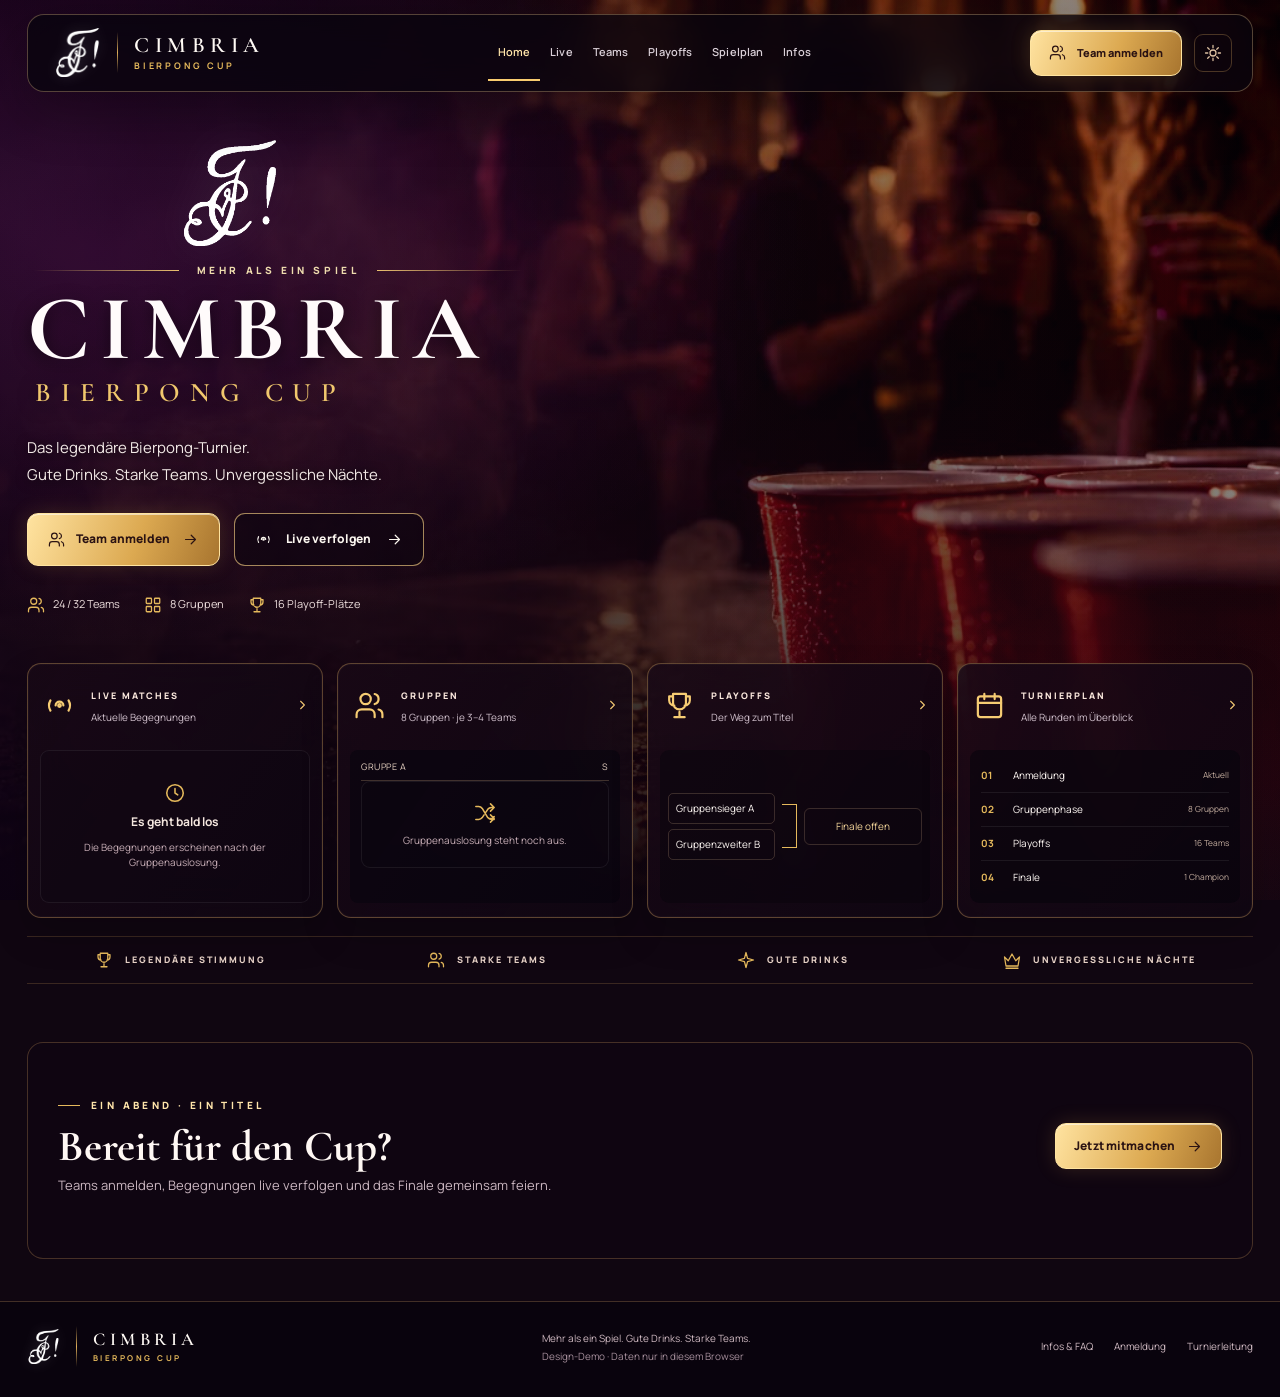
<file: cimbria-bierpong-cup-github/index.html>
<!doctype html>
<html lang="de">
<head>
  <meta charset="utf-8">
  <meta name="viewport" content="width=device-width, initial-scale=1, viewport-fit=cover">
  <meta name="theme-color" content="#120810">
  <meta name="description" content="Cimbria Bierpong Cup – Team anmelden, Live-Begegnungen verfolgen und den Weg zum Finale erleben.">
  <title>Cimbria Bierpong Cup | Mehr als ein Spiel</title>
  <link rel="icon" type="image/png" href="assets/zirkel-cimbria.png">
  <link rel="preconnect" href="https://fonts.googleapis.com">
  <link rel="preconnect" href="https://fonts.gstatic.com" crossorigin>
  <link href="https://fonts.googleapis.com/css2?family=Cormorant+Garamond:wght@400;500;600;700&family=Manrope:wght@400;500;600;700;800&display=swap" rel="stylesheet">
  <link rel="stylesheet" href="css/base.css">
  <link rel="stylesheet" href="css/v2.css">
</head>
<body>
  <div class="cinematic-backdrop" aria-hidden="true">
    <video id="ambient-video" class="cinematic-video" poster="assets/background-poster.jpg" autoplay muted playsinline loop preload="metadata" disablepictureinpicture>
      <source src="assets/background-bierpong.mp4" type="video/mp4">
    </video>
    <div class="cinematic-gradient"></div>
    <div class="cinematic-glow"></div>
  </div>
  <a href="#content" class="skip-link">Zum Inhalt springen</a>
  <div id="app"></div>
  <script src="js/app.js" defer></script>
  <script>
    (() => {
      const video = document.getElementById('ambient-video');
      const reduced = window.matchMedia('(prefers-reduced-motion: reduce)');
      function syncVideo() {
        if (document.hidden || reduced.matches) video.pause();
        else { const result = video.play(); if (result && typeof result.catch === 'function') result.catch(() => {}); }
      }
      document.addEventListener('visibilitychange', syncVideo);
      if (reduced.addEventListener) reduced.addEventListener('change', syncVideo);
      syncVideo();
    })();
  </script>
</body>
</html>
</file>
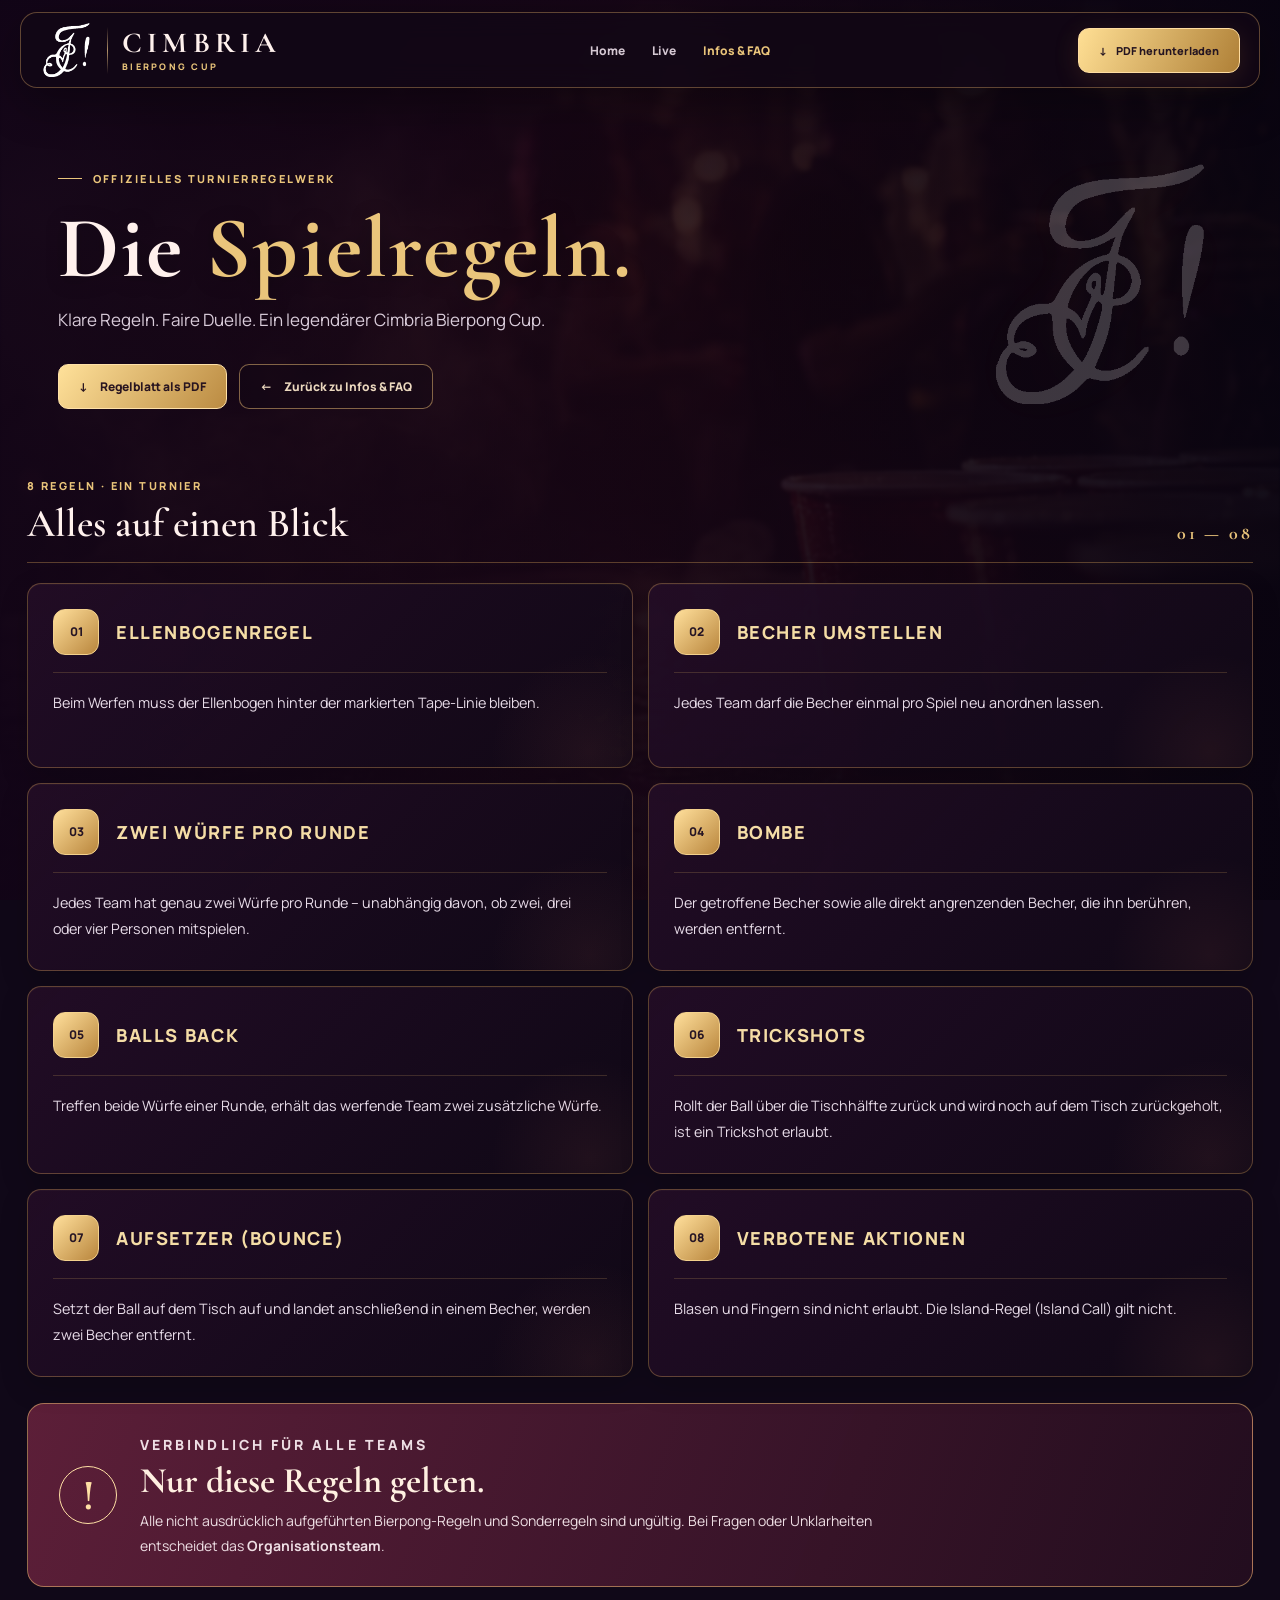
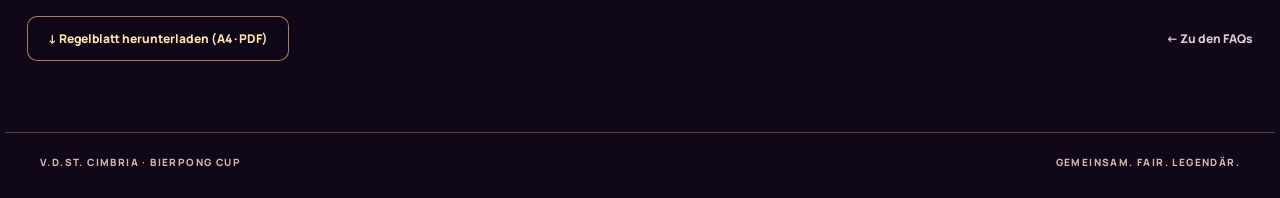
<file: regeln.html>
<!doctype html>
<html lang="de">
<head>
  <meta charset="utf-8">
  <meta name="viewport" content="width=device-width, initial-scale=1, viewport-fit=cover">
  <meta name="theme-color" content="#120810">
  <meta name="description" content="Offizielle Regeln des Cimbria Bierpong Cups: Ellenbogen, Re-Rack, Bombe, Balls Back, Trickshots und Bounce Shots.">
  <title>Offizielle Spielregeln | Cimbria Bierpong Cup</title>
  <link rel="icon" href="assets/zirkel-cimbria.png" type="image/png">
  <link rel="preconnect" href="https://fonts.googleapis.com">
  <link rel="preconnect" href="https://fonts.gstatic.com" crossorigin>
  <link href="https://fonts.googleapis.com/css2?family=Cormorant+Garamond:wght@500;600;700&family=Manrope:wght@400;500;600;700;800&display=swap" rel="stylesheet">
  <link rel="stylesheet" href="css/rules.css?v=20261023">
</head>
<body>
  <div class="rules-ambient" aria-hidden="true">
    <video id="rules-background" autoplay muted loop playsinline preload="metadata" poster="assets/background-poster.jpg">
      <source src="assets/background-bierpong.mp4" type="video/mp4">
    </video><div class="ambient-overlay"></div>
  </div>
  <a href="#rules" class="skip-link">Zu den Spielregeln springen</a>
  <header class="rules-site-header">
    <div class="header-inner">
      <a class="site-brand" href="index.html#/home" aria-label="Cimbria Cup – Startseite">
        <img src="assets/zirkel-cimbria.png" alt=""><span class="brand-line"></span>
        <span class="brand-type"><strong>CIMBRIA</strong><small>BIERPONG CUP</small></span>
      </a>
      <nav class="nav-links" aria-label="Zurück zur Website">
        <a href="index.html#/home">Home</a>
        <a href="index.html#/live">Live</a>
        <a href="index.html#/info" aria-current="page">Infos &amp; FAQ</a>
      </nav>
      <a class="header-download" href="assets/Cimbria_Bierpong_Cup_Spielregeln.pdf" download="Cimbria_Bierpong_Cup_Spielregeln.pdf"><span aria-hidden="true">↓</span> PDF herunterladen</a>
    </div>
  </header>
  <main id="rules">
    <section class="rules-hero">
      <div class="hero-copy">
        <p class="eyebrow"><span class="short-line"></span> OFFIZIELLES TURNIERREGELWERK</p>
        <h1>Die <em>Spielregeln.</em></h1>
        <p class="hero-lead">Klare Regeln. Faire Duelle. Ein legendärer Cimbria Bierpong Cup.</p>
        <div class="hero-actions">
          <a class="action action-gold" href="assets/Cimbria_Bierpong_Cup_Spielregeln.pdf" download="Cimbria_Bierpong_Cup_Spielregeln.pdf"><span aria-hidden="true">↓</span> Regelblatt als PDF</a>
          <a class="action action-quiet" href="index.html#/info"><span aria-hidden="true">←</span> Zurück zu Infos &amp; FAQ</a>
        </div>
      </div>
      <img class="hero-zirkel" src="assets/zirkel-cimbria.png" alt="" aria-hidden="true">
    </section>
    <div class="rules-shell">
      <section class="rules-head" aria-label="Regelübersicht">
        <div><p class="section-kicker">8 REGELN · EIN TURNIER</p><h2>Alles auf einen Blick</h2></div>
        <span class="rules-count">01 — 08</span>
      </section>
      <section class="rules-grid" aria-label="Die acht offiziellen Spielregeln">
        <article class="rule-card" id="regel-1" aria-labelledby="rule-title-01">
    <div class="rule-card-top"><span class="rule-index">01</span><h2 id="rule-title-01">ELLENBOGENREGEL</h2></div>
    <p>Beim Werfen muss der Ellenbogen hinter der markierten Tape-Linie bleiben.</p>
  </article>
<article class="rule-card" id="regel-2" aria-labelledby="rule-title-02">
    <div class="rule-card-top"><span class="rule-index">02</span><h2 id="rule-title-02">BECHER UMSTELLEN</h2></div>
    <p>Jedes Team darf die Becher einmal pro Spiel neu anordnen lassen.</p>
  </article>
<article class="rule-card" id="regel-3" aria-labelledby="rule-title-03">
    <div class="rule-card-top"><span class="rule-index">03</span><h2 id="rule-title-03">ZWEI WÜRFE PRO RUNDE</h2></div>
    <p>Jedes Team hat genau zwei Würfe pro Runde – unabhängig davon, ob zwei, drei oder vier Personen mitspielen.</p>
  </article>
<article class="rule-card" id="regel-4" aria-labelledby="rule-title-04">
    <div class="rule-card-top"><span class="rule-index">04</span><h2 id="rule-title-04">BOMBE</h2></div>
    <p>Der getroffene Becher sowie alle direkt angrenzenden Becher, die ihn berühren, werden entfernt.</p>
  </article>
<article class="rule-card" id="regel-5" aria-labelledby="rule-title-05">
    <div class="rule-card-top"><span class="rule-index">05</span><h2 id="rule-title-05">BALLS BACK</h2></div>
    <p>Treffen beide Würfe einer Runde, erhält das werfende Team zwei zusätzliche Würfe.</p>
  </article>
<article class="rule-card" id="regel-6" aria-labelledby="rule-title-06">
    <div class="rule-card-top"><span class="rule-index">06</span><h2 id="rule-title-06">TRICKSHOTS</h2></div>
    <p>Rollt der Ball über die Tischhälfte zurück und wird noch auf dem Tisch zurückgeholt, ist ein Trickshot erlaubt.</p>
  </article>
<article class="rule-card" id="regel-7" aria-labelledby="rule-title-07">
    <div class="rule-card-top"><span class="rule-index">07</span><h2 id="rule-title-07">AUFSETZER (BOUNCE)</h2></div>
    <p>Setzt der Ball auf dem Tisch auf und landet anschließend in einem Becher, werden zwei Becher entfernt.</p>
  </article>
<article class="rule-card" id="regel-8" aria-labelledby="rule-title-08">
    <div class="rule-card-top"><span class="rule-index">08</span><h2 id="rule-title-08">VERBOTENE AKTIONEN</h2></div>
    <p>Blasen und Fingern sind nicht erlaubt. Die Island-Regel (Island Call) gilt nicht.</p>
  </article>
      </section>
      <section class="rules-final" aria-labelledby="final-rules-title">
        <div class="rules-final-symbol" aria-hidden="true">!</div>
        <div>
          <p class="section-kicker">VERBINDLICH FÜR ALLE TEAMS</p>
          <h2 id="final-rules-title">Nur diese Regeln gelten.</h2>
          <p>Alle nicht ausdrücklich aufgeführten Bierpong-Regeln und Sonderregeln sind ungültig. Bei Fragen oder Unklarheiten entscheidet das <strong>Organisationsteam</strong>.</p>
        </div>
      </section>
      <div class="rules-bottom-actions">
        <a class="action action-outline" href="assets/Cimbria_Bierpong_Cup_Spielregeln.pdf" download="Cimbria_Bierpong_Cup_Spielregeln.pdf">↓ Regelblatt herunterladen (A4 · PDF)</a>
        <a class="back-to-info" href="index.html#/info">← Zu den FAQs</a>
      </div>
    </div>
  </main>
  <footer class="rules-footer">
    <span>V.D.ST. CIMBRIA <b>·</b> BIERPONG CUP</span>
    <span>GEMEINSAM. FAIR. LEGENDÄR.</span>
  </footer>
  <script>
    (() => {
      const video = document.getElementById('rules-background');
      const motion = window.matchMedia('(prefers-reduced-motion: reduce)');
      function sync() {
        if (document.hidden || motion.matches) video.pause();
        else video.play().catch(() => {});
      }
      document.addEventListener('visibilitychange',sync);
      if (motion.addEventListener) motion.addEventListener('change',sync);
      sync();
    })();
  </script>
</body>
</html>
</file>
<file: cimbria-bierpong-cup-github/css/base.css>
:root{color-scheme:dark;--bg:#0c0912;--bg-2:#120d1b;--panel:#1b1425;--panel-2:#21182d;--panel-3:#261b33;--violet:#5b326d;--violet-light:#aa79b4;--wine:#592238;--gold:#d9b76d;--gold-2:#f4dca8;--text:#f6f0f6;--muted:#a99aaa;--border:#3a2b45;--green:#9ccda5;--red:#de9c9f;--radius:17px;--shadow:0 18px 45px rgba(0,0,0,.26)}
*{box-sizing:border-box}html{scroll-behavior:smooth}body{margin:0;background:var(--bg);color:var(--text);font-family:'DM Sans',Arial,sans-serif;font-size:14px;-webkit-font-smoothing:antialiased}body::before{content:'';position:fixed;pointer-events:none;inset:0;background:radial-gradient(ellipse 70% 35% at 50% -10%,rgba(125,59,115,.12),transparent 75%);z-index:-1}button,input,select{font:inherit}button{cursor:pointer}a{text-decoration:none;color:inherit}svg{display:block}.icon{width:18px;height:18px;flex-shrink:0}.svg-lg{width:23px;height:23px}.muted{color:var(--muted)}.gold{color:var(--gold)}.success{color:var(--green)}.danger{color:var(--red)}.text-sm{font-size:12px}.text-xs{font-size:11px}.strong{font-weight:700}.serif{font-family:'Playfair Display',Georgia,serif}.container{width:min(1180px,calc(100% - 64px));margin-inline:auto}.topline{height:32px;background:#211326;border-bottom:1px solid rgba(202,154,101,.18);font-size:10px;letter-spacing:.15em;text-transform:uppercase;display:flex;justify-content:center;align-items:center;gap:13px;color:#dbc09d}.topline strong{color:#f6e8c3}.topline .tiny-star{color:var(--gold)}
.site-header{position:sticky;top:0;z-index:40;background:rgba(16,10,22,.95);border-bottom:1px solid rgba(223,180,108,.15);backdrop-filter:blur(18px)}.header-inner{min-height:81px;display:flex;align-items:center;justify-content:space-between;gap:26px}.logo{display:inline-flex;align-items:center;gap:13px;min-width:223px}.logo-mark{height:52px;width:52px;display:grid;place-items:center;border:1px solid #9b7b4f;outline:1px solid rgba(218,180,98,.20);outline-offset:3px;border-radius:50%;font-family:Georgia,serif;font-size:32px;font-style:italic;color:var(--gold-2);background:radial-gradient(circle at 30% 20%,#442437,#17101d)}.logo-text{line-height:1.06}.logo-text strong{display:block;letter-spacing:.2em;font-weight:700;font-size:15px}.logo-text span{display:block;color:var(--gold);font-size:9px;letter-spacing:.24em;margin-top:6px;text-transform:uppercase}.desktop-nav{display:flex;align-items:center;gap:4px}.nav-item{display:inline-flex;align-items:center;gap:8px;padding:12px 13px;color:#b8a8bb;border:0;background:none;border-radius:8px;font-size:12px;font-weight:600;transition:.18s}.nav-item:hover,.nav-item.active{color:var(--gold-2);background:rgba(194,137,172,.09)}.nav-item.active{box-shadow:inset 0 -2px var(--gold)}.header-right{display:flex;align-items:center;gap:12px}.live-pill{font-size:10px;letter-spacing:.09em;display:flex;align-items:center;gap:8px;border:1px solid #514057;color:#dcc4db;border-radius:50px;padding:8px 11px;white-space:nowrap}.pulse{height:7px;width:7px;flex-shrink:0;border-radius:50%;background:#70d29a;box-shadow:0 0 0 4px rgba(79,175,110,.13),0 0 10px #60c484}.pulse.off{background:var(--gold);box-shadow:0 0 0 4px rgba(217,183,109,.12)}.menu-button{display:none;background:transparent;border:1px solid var(--border);color:var(--text);padding:10px;border-radius:10px}.mobile-nav{display:none}.mobile-nav.open{display:flex;flex-direction:column;padding:10px 24px 20px;border-top:1px solid var(--border)}
.btn{display:inline-flex;align-items:center;justify-content:center;gap:9px;border-radius:9px;min-height:43px;padding:0 18px;font-size:12px;letter-spacing:.01em;font-weight:800;border:1px solid transparent;transition:transform .2s,background .2s,border-color .2s,opacity .2s;white-space:nowrap}.btn:hover:not(:disabled){transform:translateY(-1px)}.btn:disabled{opacity:.43;cursor:not-allowed}.btn-gold{background:linear-gradient(110deg,#efd193,#bf924b);color:#21121b;border-color:#ecd2a1}.btn-outline{background:transparent;border-color:#826246;color:#e9cf9b}.btn-outline:hover{background:rgba(217,183,109,.12)}.btn-quiet{background:#2c2038;color:#dfd0e0;border-color:#47334d}.btn-quiet:hover{background:#382744}.btn-danger{background:rgba(133,41,61,.19);border-color:rgba(228,122,135,.3);color:#f2b6bd}.btn-sm{min-height:35px;padding:0 12px;font-size:11px}.btn-block{width:100%}.btn-ghost{background:none;color:var(--gold);border:0;padding:9px 0}.btn:focus-visible,.nav-item:focus-visible,input:focus-visible,select:focus-visible,.mini-filter:focus-visible,.tab-btn:focus-visible{outline:2px solid var(--gold);outline-offset:3px}
.kicker{font-size:10px;color:var(--gold);text-transform:uppercase;font-weight:800;letter-spacing:.28em;display:flex;align-items:center;gap:11px}.kicker::before{content:'';width:26px;height:1px;background:var(--gold)}.hero{position:relative;overflow:hidden;min-height:542px;background:radial-gradient(ellipse at 72% 52%,rgba(116,32,63,.45),transparent 41%),radial-gradient(ellipse at 88% 22%,rgba(120,83,150,.24),transparent 45%),linear-gradient(120deg,#170f20 7%,#1c122a 47%,#261126 100%);border-bottom:1px solid rgba(196,153,97,.18)}.hero::before{content:'';position:absolute;inset:0;background:linear-gradient(90deg,rgba(6,6,13,.12),transparent 80%),repeating-linear-gradient(120deg,rgba(255,255,255,.013) 0px,rgba(255,255,255,.013) 1px,transparent 1px,transparent 49px);pointer-events:none}.hero::after{content:'';position:absolute;inset:auto -5% -280px 52%;height:450px;background:radial-gradient(ellipse,rgba(153,63,114,.24),transparent 68%);filter:blur(20px)}.hero-grid{position:relative;z-index:1;display:grid;grid-template-columns:1.03fr .97fr;gap:30px;align-items:center;min-height:542px}.hero-content{padding:60px 0 67px}.hero h1{font:700 clamp(39px,4.2vw,66px)/1.14 'Playfair Display',Georgia,serif;letter-spacing:-.04em;margin:27px 0 23px;max-width:680px}.hero h1 em{color:#e3bd78;font-style:normal}.hero-lead{color:#ccbfcf;font-size:15px;line-height:1.85;max-width:464px;margin-bottom:30px}.hero-actions{display:flex;gap:12px;flex-wrap:wrap}.hero-meta{display:flex;gap:28px;margin-top:42px}.hero-meta-item{display:flex;gap:10px;align-items:center;color:#b9a8bb;font-size:11px}.hero-meta-item .icon{color:var(--gold)}
.hero-scene{position:relative;height:455px;margin:33px -5px 12px 0;isolation:isolate}.hero-scene::before{position:absolute;content:'';inset:17px -38px 7px 0;border:1px solid rgba(215,180,116,.15);border-radius:230px 230px 28px 28px;background:radial-gradient(ellipse at 55% 77%,rgba(125,40,62,.47),transparent 52%),linear-gradient(145deg,#201324 0%,#321c31 52%,#170d1b 100%);transform:rotate(-7deg);box-shadow:0 40px 80px rgba(0,0,0,.22)}.hero-scene::after{content:'';position:absolute;inset:35px 10px 22px 30px;border:1px dashed rgba(225,190,122,.22);border-radius:230px 230px 25px 25px;transform:rotate(-7deg);pointer-events:none}.halo{position:absolute;width:315px;height:315px;left:70px;top:68px;border:1px solid rgba(230,194,139,.17);border-radius:50%;box-shadow:0 0 0 32px rgba(219,172,105,.022),0 0 0 78px rgba(219,172,105,.015)}.scene-cup{position:absolute;z-index:1;width:81px;height:92px;background:linear-gradient(88deg,#612036 0%,#a73549 21%,#90233b 65%,#511629 100%);border-radius:10px 10px 27px 27px;transform:skewX(-5deg) rotate(-3deg);box-shadow:inset 10px 0 16px rgba(255,190,180,.08),inset -12px -10px 20px rgba(49,0,26,.36),0 24px 22px rgba(0,0,0,.26)}.scene-cup::before{content:'';position:absolute;inset:-9px -1px auto;height:20px;border-radius:50%;background:radial-gradient(ellipse,#3b091d 42%,#f0b4ac 47%,#ffdad1 55%,#7a1b31 69%,transparent 72%);box-shadow:0 3px 5px rgba(0,0,0,.3)}.scene-cup::after{content:'';position:absolute;left:10px;top:27px;height:42px;width:5px;background:rgba(255,219,200,.12);border-radius:20px}.scene-cup.c1{left:188px;top:51px;z-index:5;transform:scale(.82) rotate(-7deg)}.scene-cup.c2{left:145px;top:130px;z-index:4;transform:scale(.95) rotate(-8deg)}.scene-cup.c3{left:237px;top:126px;z-index:4;transform:scale(.95) rotate(3deg)}.scene-cup.c4{left:97px;top:228px;z-index:3;transform:scale(1.08) rotate(-6deg)}.scene-cup.c5{left:198px;top:230px;z-index:3;transform:scale(1.08) rotate(1deg)}.scene-cup.c6{left:300px;top:227px;z-index:3;transform:scale(1.08) rotate(5deg)}.scene-star{position:absolute;z-index:3;color:var(--gold);font-size:25px;text-shadow:0 0 12px rgba(255,214,138,.6)}.scene-star.s1{top:38px;left:84px}.scene-star.s2{top:76px;right:60px;font-size:19px}.scene-star.s3{bottom:54px;right:30px;font-size:14px}.hero-award{position:absolute;z-index:6;right:-7px;top:43px;display:flex;align-items:center;gap:10px;background:rgba(32,22,42,.94);border:1px solid rgba(204,170,104,.42);padding:13px 15px;border-radius:11px;box-shadow:var(--shadow);transform:rotate(4deg)}.hero-award strong{font-family:Georgia,serif;color:var(--gold);font-size:19px}.hero-award small{font-size:9px;letter-spacing:.13em;color:#d4b8b1;display:block;text-transform:uppercase}.hero-award b{font-size:12px;color:#eee5e7;display:block;margin-top:2px}.hero-side-word{position:absolute;z-index:1;bottom:19px;right:0;font-family:Georgia,serif;letter-spacing:.34em;color:rgba(234,193,117,.48);font-size:12px}
.stats-strip{display:grid;grid-template-columns:repeat(4,1fr);border:1px solid #413049;border-top:none;background:#1b1323;position:relative;top:-1px;box-shadow:0 10px 25px rgba(0,0,0,.10)}.stat{display:flex;align-items:center;justify-content:center;gap:17px;padding:26px 15px;border-right:1px solid #38263d}.stat:last-child{border-right:0}.stat .icon{color:var(--gold);width:25px;height:25px}.stat strong{display:block;font:700 27px/1 'Playfair Display',Georgia,serif}.stat span{display:block;font-size:10px;text-transform:uppercase;letter-spacing:.12em;color:#b4a4b7;margin-top:7px}.section{padding:77px 0}.section.tight{padding:51px 0}.section-heading{display:flex;justify-content:space-between;align-items:end;gap:24px;margin-bottom:30px}.section-heading h2,.page-heading h1{font:700 clamp(29px,3vw,40px)/1.2 'Playfair Display',Georgia,serif;margin:13px 0 0;letter-spacing:-.03em}.section-heading p{color:var(--muted);line-height:1.7;margin:8px 0 0}.link-arrow{display:inline-flex;align-items:center;gap:9px;color:var(--gold);font-size:12px;font-weight:700}.home-columns{display:grid;grid-template-columns:1.28fr .72fr;gap:23px}.card{border:1px solid var(--border);background:linear-gradient(145deg,#21172a,#18121f);border-radius:var(--radius);box-shadow:0 6px 22px rgba(0,0,0,.09);overflow:hidden}.card-pad{padding:23px}.card-head{display:flex;align-items:center;justify-content:space-between;gap:12px;margin-bottom:18px}.card-title{font-size:14px;font-weight:800;letter-spacing:.01em}.card-subtitle{font-size:11px;color:var(--muted);margin-top:5px}.badge{display:inline-flex;align-items:center;gap:6px;border-radius:99px;border:1px solid #59465e;padding:6px 10px;color:#cdbed1;font-size:10px;font-weight:700;white-space:nowrap}.badge.gold{background:rgba(210,165,88,.10);border-color:rgba(210,165,88,.31);color:#e8c993}.badge.green{background:rgba(115,196,140,.1);border-color:rgba(115,196,140,.32);color:#b4e6bd}.badge.red{background:rgba(199,83,104,.1);border-color:rgba(199,83,104,.27);color:#efb6bc}.badge.violet{background:rgba(169,123,203,.12);border-color:rgba(169,123,203,.26);color:#d8b6e5}.match-mini{display:flex;align-items:center;justify-content:space-between;gap:18px;border:1px solid #423146;background:rgba(16,10,21,.33);border-radius:10px;padding:16px;margin-bottom:11px}.match-mini:last-child{margin-bottom:0}.match-pair{font-size:13px;font-weight:800;line-height:1.8}.match-vs{color:var(--gold);font-size:10px;letter-spacing:.13em;margin:0 9px}.match-info{font-size:10px;color:#a698aa;margin-top:5px}.match-actions{display:flex;flex-direction:column;align-items:flex-end;gap:9px}.match-score{font-size:20px;font-weight:800;color:var(--gold);font-family:Georgia,serif}.view-empty{display:grid;justify-items:center;align-content:center;gap:14px;color:var(--muted);text-align:center;padding:48px 20px;min-height:235px}.view-empty .icon{width:37px;height:37px;color:var(--gold)}.view-empty strong{color:#f5e9f4;font-size:16px}.view-empty p{margin:0;max-width:340px;font-size:12px;line-height:1.7}.view-empty .btn{margin-top:6px}.group-preview{display:grid;grid-template-columns:repeat(2,minmax(0,1fr));gap:10px}.group-tile{border:1px solid #46324d;border-radius:11px;padding:15px;background:#1a1323;display:flex;align-items:center;justify-content:space-between;gap:9px}.group-letter{font:700 24px 'Playfair Display',Georgia,serif;color:var(--gold)}.group-tile strong{display:block;font-size:12px}.group-tile small{display:block;color:var(--muted);font-size:10px;margin-top:4px}.gold-divider{height:1px;background:linear-gradient(90deg,transparent,#72553c,transparent);margin:20px 0}.cta-panel{display:grid;grid-template-columns:1fr auto;align-items:center;gap:20px;background:linear-gradient(100deg,#351c35,#44203a 70%,#382331);border:1px solid #6f4a5c;border-radius:16px;padding:27px 31px;margin:9px auto 70px}.cta-panel h3{font:700 24px 'Playfair Display',Georgia,serif;margin:0 0 8px}.cta-panel p{margin:0;color:#d1bed0;font-size:12px;line-height:1.7}
.page-banner{background:radial-gradient(circle at 80% 60%,rgba(106,35,74,.33),transparent 40%),linear-gradient(115deg,#211427,#1a1024);border-bottom:1px solid #483249;padding:55px 0 48px}.page-heading{display:flex;justify-content:space-between;gap:25px;align-items:center}.page-heading h1{font-size:clamp(30px,3.5vw,44px);margin:15px 0 10px}.page-heading p{color:#c9b9ca;margin:0;line-height:1.8;font-size:13px;max-width:600px}.page-ornament{font:700 120px 'Playfair Display',Georgia,serif;color:rgba(217,183,109,.10);line-height:1}.content-pad{padding-top:38px;padding-bottom:85px}.two-col{display:grid;grid-template-columns:minmax(0,1.2fr) minmax(270px,.8fr);gap:22px}.panel-caption{font-size:10px;font-weight:800;letter-spacing:.17em;text-transform:uppercase;color:var(--gold)}.form-card{padding:29px}.form-card h2,.side-card h2{font:700 23px 'Playfair Display',Georgia,serif;margin:10px 0 23px}.field{margin-bottom:18px}.field label{display:block;font-size:11px;font-weight:700;margin-bottom:8px;color:#f0dff0}.field input,.field select,.input{width:100%;min-height:45px;padding:11px 13px;border:1px solid #534159;background:#120e1b;color:#f9f1f8;border-radius:9px;font-size:13px;outline:none}.field input::placeholder,.input::placeholder{color:#75677c}.field input:focus,.field select:focus,.input:focus{border-color:var(--gold);box-shadow:0 0 0 3px rgba(223,173,99,.11)}.field-note{display:block;font-size:10px;color:var(--muted);margin-top:8px}.player-heading{display:flex;align-items:center;justify-content:space-between;margin:23px 0 14px}.player-heading h3{font-size:13px;margin:0}.player-row{display:grid;grid-template-columns:23px 1fr auto;align-items:center;gap:12px;margin-bottom:10px}.player-nr{height:25px;width:25px;border-radius:50%;background:#3a2944;display:grid;place-items:center;color:#d6c0de;font-weight:800;font-size:11px}.player-row input{min-height:43px}.tiny-button{height:33px;width:33px;display:grid;place-items:center;background:#32253a;color:#e9b7b9;border:1px solid #554056;border-radius:8px}.field-divider{height:1px;background:#3f3045;margin:23px 0}.notice{padding:13px 15px;background:rgba(213,174,96,.08);border:1px solid rgba(206,158,88,.27);border-radius:10px;font-size:11px;color:#dbcaaf;line-height:1.6;display:flex;gap:11px;align-items:flex-start}.notice .icon{color:var(--gold)}.notice.danger-note{background:rgba(180,76,92,.12);border-color:rgba(220,106,120,.28);color:#edbec3}.form-footer{display:flex;flex-direction:column;gap:16px;margin-top:22px}.progress-track{height:8px;background:#3b2c45;border-radius:20px;overflow:hidden}.progress-bar{height:100%;background:linear-gradient(90deg,#9b637e,#ebc781);border-radius:20px;transition:width .25s}.progress-numbers{display:flex;justify-content:space-between;align-items:center;margin:9px 0 23px;font-size:11px;color:var(--muted)}.large-count{font:700 42px 'Playfair Display',Georgia,serif;color:var(--gold)}.registered-team{display:flex;align-items:center;gap:12px;padding:12px 0;border-top:1px solid #3a2b40}.team-emblem{width:38px;height:38px;flex:0 0 38px;display:grid;place-items:center;border-radius:9px;border:1px solid #78586f;color:#eacb99;background:linear-gradient(140deg,#543150,#261d30);font:700 15px Georgia,serif}.registered-team strong{font-size:12px}.registered-team small{font-size:10px;color:var(--muted);display:block;margin-top:4px}
.tab-row{display:flex;gap:8px;flex-wrap:wrap}.tab-btn,.mini-filter{background:#1f1729;border:1px solid #47354e;padding:10px 14px;border-radius:9px;color:#beaec3;font-size:11px;font-weight:700}.tab-btn.active,.mini-filter.active{background:#4a2d4d;border-color:#a47b72;color:#f7e4cf}.tool-row{display:flex;justify-content:space-between;align-items:center;gap:16px;flex-wrap:wrap;margin-bottom:21px}.tool-left{display:flex;align-items:center;gap:11px;flex-wrap:wrap}.search-input{min-height:39px;background:#1b1425;border:1px solid var(--border);border-radius:9px;color:var(--text);padding:0 12px;min-width:207px;font-size:11px}.live-layout{display:grid;grid-template-columns:minmax(0,1.17fr) minmax(270px,.83fr);gap:23px}.fixture-list{display:grid;gap:11px}.fixture{padding:15px 17px;display:grid;grid-template-columns:1fr auto;align-items:center;gap:12px;border:1px solid #49374e;background:#21182a;border-radius:11px}.fixture-team{font-size:12px;font-weight:700}.fixture-team.winner{color:var(--gold)}.fixture-team.loser{opacity:.56}.fixture-divider{display:flex;gap:9px;align-items:center;margin:4px 0;color:var(--muted);font-size:10px}.fixture-meta{font-size:10px;color:var(--muted);margin-top:5px}.fixture-right{text-align:right;min-width:85px;display:flex;align-items:flex-end;flex-direction:column;gap:8px}.group-select{min-height:39px;min-width:160px;background:#201729;border:1px solid #4e3953;color:var(--text);border-radius:9px;padding:0 13px;font-size:11px}.standings{width:100%;border-collapse:collapse;font-size:11px}.standings th{text-transform:uppercase;letter-spacing:.08em;color:#a394ab;text-align:right;padding:10px 7px;border-bottom:1px solid #514056;font-size:9px}.standings th:first-child{text-align:left}.standings td{padding:12px 7px;border-bottom:1px solid #392b40;text-align:right}.standings td:first-child{text-align:left}.standings tr:last-child td{border-bottom:none}.standings .qualified td:first-child{color:#c4e5bd}.standings .place{display:inline-grid;width:20px;height:20px;place-items:center;border-radius:5px;background:#392940;color:var(--gold);margin-right:8px}.standings .qualified .place{background:rgba(80,142,101,.19);color:#bde0ba}.group-tabs{display:flex;flex-wrap:wrap;gap:6px;margin-bottom:13px}.group-tab{width:35px;height:32px;background:#261a31;border:1px solid #4a3650;border-radius:7px;color:#cab6cc;font-weight:700;font-size:11px;cursor:pointer}.group-tab.active{background:#704a63;color:white;border-color:#b98d85}.matches-counter{color:var(--muted);font-size:10px}
.bracket-scroll{overflow-x:auto;padding:8px 0 18px}.bracket{display:grid;grid-template-columns:repeat(4,minmax(205px,1fr));gap:22px;min-width:970px;align-items:start}.bracket-col{display:flex;flex-direction:column;gap:13px}.bracket-col.r2{padding-top:44px;gap:82px}.bracket-col.r3{padding-top:127px;gap:247px}.bracket-col.r4{padding-top:310px}.bracket-header{height:60px;padding:8px 0;border-bottom:1px solid #4f3952;margin-bottom:2px}.bracket-header strong{display:block;font-size:13px}.bracket-header span{color:var(--muted);font-size:10px;display:block;margin-top:5px}.bracket-match{border:1px solid #513b54;border-radius:10px;background:linear-gradient(145deg,#2b1c35,#1b1424);overflow:hidden;min-height:111px}.bracket-match.championship{border-color:#b58a52;box-shadow:0 0 22px rgba(218,161,91,.10)}.bracket-team{display:flex;justify-content:space-between;gap:8px;align-items:center;padding:11px 13px;font-size:11px;font-weight:600;min-height:44px}.bracket-team:first-child{border-bottom:1px solid #49354d}.bracket-team.winner{background:rgba(199,160,93,.13);color:#f7d799}.bracket-team.empty{color:#99879d;font-weight:400}.bracket-small{font-size:9px;padding:6px 13px;color:#9c88a2;letter-spacing:.04em}.trophy-block{display:grid;place-items:center;gap:14px;text-align:center;margin:20px auto;padding:34px;background:linear-gradient(115deg,#2b1a31,#241629);border:1px solid #63485a;border-radius:16px}.trophy-block .icon{height:53px;width:53px;color:var(--gold)}.trophy-block h2{font:700 28px Georgia,serif;margin:0}.trophy-block p{margin:0;color:var(--muted);font-size:12px}
.admin-grid{display:grid;grid-template-columns:minmax(0,1fr) 298px;gap:21px}.admin-stat-row{display:grid;grid-template-columns:repeat(3,1fr);gap:12px;margin-bottom:22px}.admin-stat{padding:16px;background:#201729;border:1px solid var(--border);border-radius:12px}.admin-stat span{display:block;color:var(--muted);font-size:10px}.admin-stat strong{display:block;font:700 25px Georgia,serif;margin:9px 0 0}.table-grid{display:grid;grid-template-columns:repeat(2,minmax(0,1fr));gap:14px}.table-card{border:1px solid #53405b;background:linear-gradient(140deg,#251a2e,#1a1422);border-radius:13px;padding:18px}.table-card.is-live{border-color:rgba(150,206,161,.49)}.table-card.is-ready{border-color:rgba(213,174,96,.48)}.table-card.inactive{opacity:.59}.table-title{display:flex;justify-content:space-between;align-items:center;gap:8px;margin-bottom:17px}.table-title strong{font-size:13px}.table-body{min-height:111px}.table-body strong{font-size:12px;line-height:1.65}.table-body p{color:var(--muted);font-size:10px;line-height:1.6;margin:8px 0}.table-actions{display:flex;flex-wrap:wrap;gap:7px}.table-actions .btn{flex:1}.table-select{width:100%;margin-bottom:10px;min-height:36px;border-radius:8px;border:1px solid var(--border);background:#150f1c;color:#f5e6f5;padding:0 9px;font-size:10px}.table-side{display:grid;gap:16px;align-content:start}.side-card{padding:21px}.side-card h2{font-size:20px;margin:8px 0 15px}.setting-line{display:flex;align-items:center;justify-content:space-between;gap:12px;padding:13px 0;border-bottom:1px solid #463249;font-size:11px}.setting-line:last-child{border-bottom:0}.setting-line span{color:var(--muted)}.admin-event{display:flex;gap:9px;align-items:flex-start;padding:11px 0;border-top:1px solid #3e3045;font-size:11px}.admin-event .icon{color:var(--gold);margin-top:2px}.admin-event time{font-size:9px;color:var(--muted);display:block;margin-top:5px}.admin-separator{height:1px;background:var(--border);margin:22px 0}.admin-queue{display:grid;gap:8px}.admin-queue-row{display:flex;justify-content:space-between;align-items:center;gap:11px;padding:11px;border:1px solid #493751;border-radius:9px;font-size:11px}.admin-queue-row small{color:var(--muted)}.admin-team-list{display:grid;grid-template-columns:repeat(2,1fr);gap:10px}.admin-team{padding:12px;border:1px solid var(--border);border-radius:10px;background:#1a1322}.admin-team strong{display:block;font-size:12px}.admin-team small{display:block;font-size:10px;color:var(--muted);line-height:1.6;margin-top:4px}.section-divider{border:0;border-top:1px solid var(--border);margin:28px 0}.footer{border-top:1px solid #4a3445;background:#130f1b;padding:35px 0}.footer-inner{display:flex;justify-content:space-between;gap:23px;align-items:center}.footer-copy{font-size:10px;color:#aa94aa;line-height:1.8}.footer-copy b{color:var(--gold);letter-spacing:.14em}.footer-links{display:flex;gap:21px;align-items:center;color:#c0a8bd;font-size:10px}.footer-links button{font-size:10px;padding:0;background:none;border:0;color:#c0a8bd}.footer-links button:hover{color:var(--gold)}.demo-label{display:inline-flex;gap:6px;align-items:center;border:1px solid #605070;color:#c8bed5;border-radius:6px;padding:4px 7px;font-size:9px;letter-spacing:.05em}.toast{position:fixed;bottom:23px;right:23px;max-width:min(430px,calc(100% - 35px));border:1px solid #b58b58;border-radius:13px;padding:15px 18px;color:#f4e7d9;z-index:100;background:#35263b;box-shadow:0 20px 55px #050208;font-size:12px;line-height:1.6;display:flex;align-items:center;gap:13px}.toast .icon{color:var(--gold)}.toast.error{border-color:#ba646d}.sr-only{position:absolute;width:1px;height:1px;padding:0;margin:-1px;overflow:hidden;clip:rect(0,0,0,0);white-space:nowrap;border:0}.wide-line{display:flex;align-items:center;justify-content:space-between;gap:15px;flex-wrap:wrap}.subtle-frame{border:1px dashed #56415b;padding:18px;border-radius:11px;background:rgba(151,101,153,.05)}.no-results{padding:27px;text-align:center;color:var(--muted);font-size:12px}.privacy-note{font-size:10px;color:var(--muted);line-height:1.7}.code-like{font-family:ui-monospace,monospace;color:var(--gold-2);font-size:11px}.margin-top{margin-top:18px}
@media(max-width:1110px){.container{width:min(1100px,calc(100% - 44px))}.nav-item{gap:5px;padding:10px}.header-inner{gap:15px}.logo{min-width:195px}.hero-scene{transform:scale(.9);transform-origin:center}.hero h1{font-size:51px}}@media(max-width:920px){.desktop-nav,.header-right>.live-pill{display:none}.menu-button{display:grid}.hero-grid{grid-template-columns:1fr .8fr;gap:0}.hero h1{font-size:43px}.hero-scene{transform:scale(.68);transform-origin:left center;margin-right:-110px}.home-columns,.admin-grid{grid-template-columns:1fr}.table-side{grid-template-columns:repeat(2,minmax(0,1fr))}.section{padding:56px 0}.two-col,.live-layout{grid-template-columns:1fr}.stats-strip{grid-template-columns:repeat(2,1fr)}.stat:nth-child(2){border-right:0}.stat:nth-child(-n+2){border-bottom:1px solid var(--border)}}@media(max-width:680px){.container{width:calc(100% - 30px)}.topline{font-size:8px;letter-spacing:.1em;padding:0 10px}.header-inner{min-height:70px}.logo-mark{width:43px;height:43px;font-size:28px}.logo-text strong{font-size:13px}.logo-text span{font-size:8px}.hero{min-height:auto}.hero-grid{display:flex;flex-direction:column;gap:0;align-items:stretch}.hero-content{padding:52px 0 0}.hero h1{font-size:clamp(38px,9vw,53px);max-width:520px}.hero-lead{font-size:13px}.hero-meta{gap:15px;margin-top:26px;flex-wrap:wrap}.hero-scene{height:300px;margin:0;transform:scale(.67);transform-origin:24% 10%;width:calc(100% + 150px)}.hero-award{right:18px}.hero-actions .btn{flex:1}.stats-strip{margin-top:-2px}.stat{padding:18px 11px;gap:10px}.stat strong{font-size:22px}.stat span{font-size:8px}.stat .icon{width:20px;height:20px}.section{padding:45px 0}.section-heading{align-items:flex-start;flex-direction:column;gap:14px}.section-heading h2{font-size:29px}.page-banner{padding:42px 0}.page-heading h1{font-size:35px}.page-ornament{display:none}.content-pad{padding:25px 0 60px}.cta-panel{grid-template-columns:1fr;padding:25px}.cta-panel h3{font-size:21px}.card-pad{padding:17px}.form-card{padding:21px}.group-preview{gap:7px}.group-tile{padding:11px}.group-letter{font-size:20px}.table-grid,.admin-team-list{grid-template-columns:1fr}.table-side{grid-template-columns:1fr}.admin-stat-row{gap:7px}.admin-stat{padding:11px}.admin-stat strong{font-size:22px}.footer-inner{flex-direction:column;align-items:flex-start}.footer-links{flex-wrap:wrap}.fixture{padding:13px}.tool-left{width:100%}.search-input{width:100%}.hero-meta-item{font-size:10px}.toast{bottom:13px;right:12px}.page-heading p{font-size:12px}}

/* Bracket rows align each advancing pair at the center of its source rounds. */
.bracket-col,.bracket-col.r2,.bracket-col.r3,.bracket-col.r4{display:grid;grid-template-rows:60px repeat(16,60px);gap:0;padding-top:0;align-content:start}
.bracket-col .bracket-header{grid-row:1;align-self:start;margin-bottom:0}
.bracket-col .bracket-match{min-height:108px}
</file>
<file: cimbria-bierpong-cup-github/css/v2.css>
/* CIMBRIA BIERPONG CUP – Visual redesign V2
   Layered on the tested V1 match/tournament logic. */
:root {
  --bg: #0c0710; --bg-2: #140914; --panel: #180c1c; --panel-2: #241326;
  --violet: #703758; --violet-light: #cb8bba; --wine: #6f2136;
  --gold: #e5b95c; --gold-2: #ffe5aa; --text: #fff8f4; --muted: #c6b5bd;
  --border: rgba(221,171,94,.28); --green: #83d9ab; --red: #ff7088;
  --radius: 15px;
}
* {box-sizing:border-box}
html {scroll-behavior:smooth;scroll-padding-top:96px}
body {background:#100611;color:var(--text);font-family:'Manrope',Arial,sans-serif;font-size:13px;line-height:1.5;overflow-x:hidden}
body::before {display:none}
#app{position:relative;z-index:1;isolation:isolate;min-height:100vh}
button,input,select{font:inherit}
a{color:inherit}
.container {width:min(1450px,calc(100% - 84px));margin-inline:auto}
.skip-link{position:absolute;z-index:110;left:12px;top:-80px;padding:12px;background:#e5b95c;color:#210e16;border-radius:8px}
.skip-link:focus{top:12px}
.icon{width:18px;height:18px}
.cinematic-backdrop{position:fixed;inset:0;z-index:0;pointer-events:none;overflow:hidden;background:#170916 url("../assets/background-poster.jpg") center/cover no-repeat}
.cinematic-video{position:absolute;width:100%;height:100%;object-fit:cover;object-position:61% 52%;filter:saturate(1.2) contrast(1.06) brightness(.87)}
.cinematic-gradient{position:absolute;inset:0;background:linear-gradient(90deg,rgba(13,3,19,.88) 0%,rgba(15,5,20,.72) 27%,rgba(19,7,20,.40) 58%,rgba(7,2,12,.22) 100%),linear-gradient(180deg,rgba(15,5,18,.12) 0%,rgba(18,5,17,.06) 35%,rgba(17,2,15,.6) 87%,rgba(12,4,14,.95) 100%)}
.cinematic-glow{position:absolute;inset:0;background:radial-gradient(ellipse at 7% 28%,rgba(105,12,106,.26),transparent 43%),radial-gradient(ellipse at 93% 92%,rgba(140,36,52,.12),transparent 34%);mix-blend-mode:screen}
.topline{display:none}
.site-header{z-index:60;top:14px;background:transparent;border:0;backdrop-filter:none;padding-top:0}
.header-inner{max-width:1450px;min-height:76px;padding:10px 20px 10px 26px;background:rgba(9,4,13,.77);border:1px solid rgba(224,188,133,.34);border-radius:17px;box-shadow:0 18px 54px rgba(0,0,0,.27);backdrop-filter:blur(22px);-webkit-backdrop-filter:blur(22px);gap:19px}
.logo{display:flex;align-items:center;min-width:260px;gap:16px;white-space:nowrap}
.logo-crest{width:47px;height:55px;object-fit:contain;filter:drop-shadow(0 0 7px rgba(255,255,255,.18))}
.logo-separator{width:1px;height:41px;background:linear-gradient(transparent,#dcad5a,transparent)}
.logo-text strong{font:600 25px/.98 'Cormorant Garamond',Georgia,serif;letter-spacing:.25em;color:#fffaf5}
.logo-text span{margin-top:5px;display:block;color:var(--gold);letter-spacing:.31em;font-size:10px;font-weight:700}
.desktop-nav{display:flex;gap:0;align-items:center}
.nav-item{display:flex;align-items:center;gap:5px;padding:19px 14px 20px;background:transparent!important;border-radius:0;font-size:12px;color:#dad0d8;letter-spacing:.01em;white-space:nowrap;transition:color .2s}
.nav-item.active{color:var(--gold-2);box-shadow:inset 0 -2px #f8cc6f;background:transparent}
.nav-item:hover{color:#ffe6b7}
.nav-live-dot,.live-anim{width:7px;height:7px;background:#f52247;display:inline-block;border-radius:100%;box-shadow:0 0 12px rgba(251,36,77,.9);animation:v2-pulse 2s ease-in-out infinite}
@keyframes v2-pulse{0%,100%{opacity:1}50%{opacity:.55}}
.header-right{gap:12px}
.top-join{min-width:178px;min-height:46px}
.admin-shortcut{display:grid;place-items:center;width:38px;height:38px;color:#ddc0a2;border:1px solid rgba(228,176,99,.29);border-radius:9px}
.admin-shortcut.active,.admin-shortcut:hover{color:var(--gold);background:rgba(231,187,95,.13)}
.admin-shortcut .icon{width:18px;height:18px}
.menu-button{display:none;color:var(--gold);border-color:rgba(223,178,99,.42);background:rgba(37,17,28,.7);width:43px;height:43px;place-items:center}
.mobile-nav{display:none}
.bottom-tabs{display:none}
.btn{font-size:12px;font-weight:800;min-height:46px;border-radius:11px;gap:11px;letter-spacing:.01em;transition:transform .22s,box-shadow .22s,background .22s,border-color .22s}
.btn .icon{width:17px;height:17px}
.btn-gold{background:linear-gradient(110deg,#ffe3a0 0%,#dca951 57%,#a8752f 100%);color:#2b1313;border-color:#ffe4a0;box-shadow:0 0 20px rgba(228,172,74,.17),inset 0 1px rgba(255,255,255,.55)}
.btn-gold:hover:not(:disabled){box-shadow:0 0 26px rgba(241,184,83,.45)}
.btn-outline{background:rgba(10,4,15,.51);border-color:rgba(244,205,131,.65);color:#fbf6ef}
.btn-outline:hover{background:rgba(95,50,60,.55)}
.btn-quiet{background:rgba(72,46,64,.52);border-color:rgba(215,169,119,.35);color:#fff3e8}
.btn-danger{background:rgba(106,30,47,.35);border-color:rgba(255,90,100,.34)}
.btn-sm{min-height:37px;font-size:11px}
.kicker{font-size:10px;font-weight:800;color:var(--gold-2);letter-spacing:.34em;text-transform:uppercase}
.kicker::before{background:var(--gold);width:22px}
.v2-glass{background:linear-gradient(125deg,rgba(24,9,22,.86),rgba(15,6,18,.78));border:1px solid rgba(231,181,103,.35);border-radius:14px;box-shadow:0 17px 35px rgba(0,0,0,.22),inset 0 0 0 1px rgba(255,255,255,.023);backdrop-filter:blur(20px);-webkit-backdrop-filter:blur(20px)}
/* LANDING – first screen closely follows the visual concepts */
.v2-landing{min-height:480px;position:relative;display:flex;align-items:flex-end}
.landing-content{padding-top:62px;padding-bottom:49px;position:relative;z-index:1}
.hero-crest-wrap{margin:0 0 11px 152px}
.hero-crest{width:102px;height:107px;object-fit:contain;filter:drop-shadow(0 0 22px rgba(255,255,255,.12))}
.hero-rule{display:flex;align-items:center;gap:18px;color:#eedcae;letter-spacing:.36em;font-size:10px;font-weight:800;width:min(490px,100%);margin:0 0 10px 6px}
.hero-rule span:first-child,.hero-rule span:last-child{height:1px;flex:1;background:linear-gradient(90deg,transparent,#eac06f)}
.hero-rule span:last-child{background:linear-gradient(90deg,#eac06f,transparent)}
.landing-title{font:700 clamp(70px,7.2vw,110px)/.89 'Cormorant Garamond',Georgia,serif;letter-spacing:.11em;margin:0;color:#fffbfb;text-shadow:0 4px 17px rgba(0,0,0,.53);max-width:760px}
.landing-title span{display:block;font:600 clamp(22px,2.1vw,31px)/1.4 'Cormorant Garamond',Georgia,serif;letter-spacing:.37em;color:#f0c76d;padding-left:8px;margin-top:4px}
.landing-text{font-size:15px;color:#f2e9e6;line-height:1.8;text-shadow:0 2px 12px #000;margin:22px 0 25px;max-width:535px}
.landing-actions{display:flex;gap:14px;flex-wrap:wrap;margin-top:24px}
.landing-actions .btn{min-width:190px;min-height:53px;justify-content:space-between;padding:0 20px}
.hero-facts{display:flex;gap:24px;flex-wrap:wrap;margin-top:30px}
.hero-facts span{display:inline-flex;align-items:center;gap:8px;font-size:11px;color:#ecdddc}
.hero-facts .icon{color:var(--gold)}
.home-dashboard{padding-bottom:24px;position:relative}
.v2-grid-4{display:grid;grid-template-columns:repeat(4,minmax(0,1fr));gap:14px}
.v2-feature-card{display:flex;flex-direction:column;min-width:0;padding:18px 15px 14px;min-height:242px;text-decoration:none;transition:transform .2s,border-color .2s,background .2s}
.v2-feature-card:hover{transform:translateY(-4px);border-color:rgba(247,209,132,.76);background:linear-gradient(125deg,rgba(40,14,33,.95),rgba(19,8,22,.91))}
.v2-feature-header{display:flex;align-items:center;gap:12px;margin-bottom:17px;min-height:55px}
.v2-feature-icon{color:#f6cc73;display:grid;place-items:center;width:39px;height:39px;flex-shrink:0}
.v2-feature-icon .icon{width:31px;height:31px}
.v2-feature-header>div:nth-child(2){min-width:0;flex:1}
.v2-feature-header p{font-size:10px;color:#cfbfcb;margin:5px 0 0}
.v2-eyebrow{color:#fce9de;text-transform:uppercase;font-size:10px;letter-spacing:.22em;font-weight:800}
.v2-go{width:15px;color:#f3c974}
.v2-match-item{border-radius:9px;background:rgba(9,5,14,.69);border:1px solid rgba(241,203,147,.16);padding:8px 10px;flex:1;min-width:0}
.v2-match-context{color:#a99ba6;font-size:10px;margin-bottom:5px}
.v2-match-team{display:flex;justify-content:space-between;align-items:center;gap:8px;border:1px solid rgba(255,255,255,.09);background:rgba(58,36,49,.26);padding:6px 8px;font-size:11px;border-radius:6px;margin-top:5px;overflow:hidden}
.v2-match-team span{text-overflow:ellipsis;white-space:nowrap;overflow:hidden}
.v2-match-team.winner{color:#fce0a2;background:rgba(209,153,65,.10)}
.v2-match-team .icon{color:var(--gold);width:13px;height:13px}
.v2-match-state{font-size:9px;color:#deccce;margin-top:8px;display:flex;align-items:center;gap:7px}
.v2-mini-empty{display:flex;flex:1;align-items:center;justify-content:center;gap:9px;text-align:center;flex-direction:column;min-height:103px;background:rgba(13,8,17,.31);border:1px solid rgba(255,255,255,.065);border-radius:9px;padding:12px;color:#c6acb5}
.v2-mini-empty .icon{color:var(--gold);width:22px;height:22px}
.v2-mini-empty strong{font-size:12px;color:#f5e7df}
.v2-mini-empty span{font-size:10px;line-height:1.5}
.v2-mini-empty.inline{min-height:87px}
.v2-compact-ranking{flex:1;background:rgba(7,5,13,.54);border-radius:8px;padding:10px 11px;font-size:11px}
.v2-th,.v2-rank-row{display:flex;justify-content:space-between;gap:8px;align-items:center}
.v2-th{color:#e6d1c2;font-size:9px;letter-spacing:.06em;border-bottom:1px solid rgba(238,192,142,.23);padding-bottom:7px}
.v2-rank-row{padding:6px 0;border-bottom:1px solid rgba(250,227,215,.07);min-width:0}
.v2-rank-row span{white-space:nowrap;overflow:hidden;text-overflow:ellipsis}
.v2-rank-row span b{color:var(--gold);margin-right:8px}
.v2-rank-row:last-child{border:0}
.v2-mini-bracket{display:flex;align-items:center;justify-content:center;gap:7px;flex:1;background:rgba(8,5,13,.46);border-radius:9px;padding:10px 8px}
.v2-bracket-line{max-width:54%;flex:1;display:grid;gap:5px}
.v2-bracket-line span{font-size:10px;line-height:1.5;padding:7px;border:1px solid rgba(223,185,142,.21);border-radius:5px;white-space:nowrap;overflow:hidden;text-overflow:ellipsis}
.v2-bracket-join{width:15px;height:44px;border-right:1px solid var(--gold);border-top:1px solid var(--gold);border-bottom:1px solid var(--gold)}
.v2-bracket-winner{font-size:10px;color:#f2d499;border:1px solid rgba(223,185,142,.21);padding:10px 5px;flex:1;min-width:0;text-align:center;border-radius:6px}
.v2-timeline-list{background:rgba(6,5,12,.56);border-radius:9px;padding:9px 11px;flex:1}
.v2-timeline-list>div{display:grid;grid-template-columns:24px 1fr auto;align-items:center;gap:8px;border-bottom:1px solid rgba(255,255,255,.07);padding:9px 0;font-size:10px}
.v2-timeline-list>div:last-child{border-bottom:0}
.v2-timeline-list b{color:var(--gold)}
.v2-timeline-list small{color:#c4ad9f}
.v2-motto{display:grid;grid-template-columns:repeat(4,1fr);gap:12px;align-items:center;text-align:center;margin:18px 0 0;padding:14px 6px;border-block:1px solid rgba(217,164,90,.21)}
.v2-motto span{font-size:9px;font-weight:800;letter-spacing:.22em;color:#e9d4c9;display:inline-flex;align-items:center;justify-content:center;gap:12px}
.v2-motto .icon{color:var(--gold);width:18px;height:18px}
.v2-after{padding:55px 30px 63px;display:flex;align-items:center;justify-content:space-between;gap:20px;margin-top:34px;margin-bottom:42px;border:1px solid rgba(227,175,102,.26);border-radius:16px;background:rgba(15,5,18,.8);backdrop-filter:blur(17px)}
.v2-after h2{font:700 43px/1 'Cormorant Garamond',Georgia,serif;margin:12px 0 8px}
.v2-after p{color:#cbb7c1;margin:0}
/* BANNERS / GLOBAL PAGE DESIGN */
.page-banner{margin-top:35px;padding:37px 0 29px;border:0;background:transparent;position:relative}
.page-heading{display:flex;justify-content:space-between;align-items:center;gap:20px}
.page-heading h1{font:700 clamp(50px,5.3vw,79px)/1.0 'Cormorant Garamond',Georgia,serif;letter-spacing:.018em;margin:12px 0 12px;color:#fff8f6}
.page-heading h1 em{font-style:normal;color:#eec776}
.page-heading p{font-size:14px;color:#e4d6dd;line-height:1.65;max-width:780px;margin:0}
.page-ornament-crest{width:105px;height:115px;object-fit:contain;opacity:.25;filter:drop-shadow(0 0 25px rgba(223,175,111,.37));margin-right:7vw}
.content-pad{padding-top:13px;padding-bottom:75px}
.card{background:rgba(20,9,22,.86);border-color:rgba(224,173,95,.30);backdrop-filter:blur(16px)}
.card-pad{padding:22px}
.card-title{letter-spacing:.07em;font-size:13px;color:#fef5eb}
.card-subtitle{color:#bfafb8}
.panel-caption{letter-spacing:.2em;color:#dfb973;font-size:10px;font-weight:800}
.notice{background:rgba(44,26,48,.75);border-color:rgba(228,172,84,.38);color:#f3e0d7}
.notice .icon{color:var(--gold)}
.danger-note{background:rgba(99,28,51,.23);border-color:rgba(224,106,110,.4)}
.badge{background:rgba(25,10,26,.62);border-color:rgba(217,172,104,.35);color:#dbccd5}
.badge.gold{background:rgba(229,183,84,.1);color:#e9c57e}
.badge.green{background:rgba(17,115,69,.13);color:#b0f3cf;border-color:rgba(57,194,125,.43)}
.view-empty{color:#d5c8d4}
.group-tab,.group-select,.mini-filter,.tab-btn{background:rgba(18,9,24,.75);border-color:rgba(229,184,114,.25);color:#e4d4da}
.group-tab.active,.mini-filter.active,.tab-btn.active{color:#2a1518;background:linear-gradient(110deg,#f9d58d,#dba84c);border-color:#efc877}
.standings th,.standings td{border-bottom-color:rgba(231,176,108,.19)}
.standings .qualified td:first-child{color:#fde3a7}
.standings .qualified .place{background:rgba(185,125,52,.2);color:#ffdea1}
/* Registration */
.v2-registration-grid{display:grid;grid-template-columns:minmax(0,1.55fr) minmax(300px,.8fr);gap:20px;align-items:start}
.v2-registration-card,.v2-info-card{padding:25px 27px}
.v2-form-title{display:flex;align-items:center;gap:18px;margin-bottom:24px}
.v2-form-icon{width:58px;height:58px;display:grid;place-items:center;color:#f9ca6c}
.v2-form-icon .icon{width:42px;height:42px}
.v2-form-title h2,.v2-section-head h2{font:700 33px/1.1 'Cormorant Garamond',Georgia,serif;margin:0;color:#fffbf8}
.v2-form-title p{color:#cabac2;font-size:12px;margin:5px 0 0}
.field{margin:0 0 20px}
.field label{font-size:12px;color:#f5edec;margin-bottom:8px;display:block;font-weight:800}
.field input,.player-row .input{color:#fffaf7;background:rgba(10,5,16,.67);border:1px solid rgba(211,167,120,.32);border-radius:9px;min-height:45px;padding:10px 13px;width:100%;font-size:12px}
.field input::placeholder,.player-row .input::placeholder,.search-input::placeholder{color:#9f8d9f}
.field-note{color:#b7a6b1;font-size:10px}
.player-heading{display:flex;align-items:center;justify-content:space-between;margin:19px 0 12px;gap:12px}
.player-heading h3{font:700 26px/1.1 'Cormorant Garamond',Georgia,serif;margin:0;display:flex;gap:10px;align-items:center}
.player-heading h3 .icon{color:var(--gold)}
.player-heading p{font-size:11px;color:#c9b8bc;margin:6px 0 0}
.v2-player-row{display:grid;grid-template-columns:31px 111px 1fr 34px;gap:8px;align-items:center;background:rgba(56,26,43,.24);padding:7px 11px;border:1px solid rgba(231,183,105,.27);border-radius:11px;margin:8px 0}
.v2-player-row .player-nr{display:grid;place-items:center;border:0;width:25px;height:27px;color:#ecc376;background:none}
.v2-player-row .player-nr .icon{width:18px;height:18px}
.v2-player-label{font-size:11px;font-weight:800;color:#f2e3e7}
.v2-player-label small{display:block;color:#aa98a5;font-size:9px;font-weight:500}
.v2-player-row .input{min-width:0;min-height:36px;padding:8px 11px}
.v2-required{color:var(--gold);text-align:center}
.v2-add-player{margin:12px 0 10px}
.v2-inline-notice{padding:12px;border-radius:9px;color:#d1bfca;background:rgba(71,43,64,.3);border:1px solid rgba(230,181,98,.18);display:flex;gap:13px;font-size:10px;line-height:1.7;margin:10px 0 20px}
.v2-inline-notice .icon{color:var(--gold);width:20px;flex-shrink:0}
.v2-submit{width:min(380px,100%);min-height:53px}
.privacy-note{font-size:10px;margin-top:13px;color:#beaeb9}
.v2-info-card{padding-top:28px}
.v2-section-head{display:flex;align-items:center;gap:13px;border-bottom:1px solid rgba(220,166,91,.26);padding:0 0 15px;margin:0 0 15px}
.v2-section-head>.icon{color:#edbb65;width:29px;height:29px}
.v2-info-item{display:flex;gap:14px;align-items:center;padding:13px 0;border-bottom:1px solid rgba(219,168,99,.17)}
.v2-info-item:last-child{border:0}
.v2-info-icon{width:55px;height:55px;display:grid;place-items:center;border-radius:11px;border:1px solid rgba(230,181,97,.24);background:rgba(102,58,39,.22);flex-shrink:0;color:#eac075}
.v2-info-icon .icon{width:29px;height:29px}
.v2-info-item strong{font:700 20px/1.16 'Cormorant Garamond',Georgia,serif}
.v2-info-item p{font-size:11px;color:#ccb9c2;margin:5px 0 0;line-height:1.55}
.v2-seat-card{margin:23px 0 15px;padding:15px;border:1px solid rgba(231,181,106,.31);border-radius:11px;background:rgba(86,45,26,.27)}
.v2-seat-card .wide-line span{font-size:11px}
.v2-seat-card .wide-line strong{font-size:17px;color:#fbe0a2}
.progress-track{background:rgba(245,218,190,.16);height:8px;border-radius:15px;overflow:hidden;margin:14px 0 7px}
.progress-bar{background:linear-gradient(90deg,#f5d78e,#c69137);height:100%;border-radius:15px}
.v2-seat-card small{font-size:10px;color:#cfb9b6}
.v2-info-link{display:flex;justify-content:space-between;align-items:center;gap:11px;font-size:11px;color:#f2d19d}
/* Live dashboard */
.v2-live-kpis{display:grid;grid-template-columns:repeat(4,1fr);gap:13px;margin-bottom:17px}
.v2-live-kpis>.v2-glass{padding:16px 20px;min-height:113px;display:flex;flex-direction:column;align-items:flex-start}
.v2-live-kpis span{display:flex;align-items:center;gap:9px;letter-spacing:.14em;color:#e6c484;font-size:10px;font-weight:800}
.v2-live-kpis .icon{width:17px;height:17px}
.v2-live-kpis strong{font:700 39px/1.0 'Cormorant Garamond',Georgia,serif;color:#fff8f4;margin:10px 0 3px}
.v2-live-kpis small{font-size:10px;color:#ccb8bd}
.v2-live-featured{display:grid;grid-template-columns:1.35fr .86fr 1.05fr;gap:14px}
.v2-panel{padding:19px 21px}
.v2-panel-title{display:flex;align-items:center;justify-content:space-between;gap:8px;margin-bottom:18px;padding-bottom:11px;border-bottom:1px solid rgba(241,190,99,.19)}
.v2-panel-title>div{display:flex;align-items:center;gap:10px;font-size:10px;font-weight:800;letter-spacing:.19em}
.v2-panel-title .icon{color:#eabf6b;width:20px;height:20px}
.v2-panel-title>a,.v2-panel-title>span{color:#bdacb9;font-size:10px;letter-spacing:0;display:inline-flex;align-items:center;gap:6px;white-space:nowrap}
.v2-current-matches,.v2-live-featured>.v2-panel{min-height:252px}
.v2-current-row,.v2-next-line,.v2-fixture-row{display:flex;justify-content:space-between;align-items:center;gap:13px;padding:11px 5px;border-bottom:1px solid rgba(255,255,255,.08);font-size:11px}
.v2-current-row:last-child,.v2-next-line:last-child,.v2-fixture-row:last-child{border-bottom:0}
.v2-current-row strong,.v2-next-line strong,.v2-fixture-row strong{display:block;margin-top:7px;font-weight:700;font-size:12px}
.v2-vs{font-size:10px;font-weight:500;color:#c1a4b0;margin-inline:7px}
.v2-next-line small,.v2-fixture-row small{font-size:10px;color:#d5b678}
.v2-table-line{display:flex;justify-content:space-between;padding:8px 3px;border-bottom:1px solid rgba(238,183,109,.16);font-size:11px;gap:12px}
.v2-table-line:last-child{border:0}
.v2-status{font-size:9px;color:#bfcfcf;border:1px solid rgba(176,194,202,.26);background:rgba(57,64,74,.2);padding:4px 9px;border-radius:99px;white-space:nowrap;max-width:210px;overflow:hidden;text-overflow:ellipsis}
.v2-status.is-live{color:#ffaeb7;background:rgba(153,30,62,.21);border-color:rgba(241,58,95,.55)}
.v2-status.is-ready{color:#ffe9af;background:rgba(204,139,61,.17);border-color:rgba(232,182,98,.52)}
.v2-status.is-free{color:#a9eed4;background:rgba(41,136,89,.19);border-color:rgba(89,209,148,.34)}
.v2-status.is-disabled{opacity:.65}
.v2-status.is-done{color:#efd19e}
.v2-live-bottom{display:grid;grid-template-columns:.95fr 1.25fr;gap:14px;margin-top:15px}
.v2-live-bottom .standings{font-size:11px}
.v2-live-bottom .group-tab{width:32px}
.v2-filterbar{display:flex;justify-content:space-between;gap:9px;align-items:center;flex-wrap:wrap;margin-bottom:12px}
.search-input{border:1px solid rgba(232,178,103,.29);color:#fff;background:rgba(11,5,16,.78);padding:10px 12px;min-height:41px;border-radius:9px;font-size:11px}
.v2-fixtures{max-height:520px;overflow:auto}
.v2-fixture-row{padding-block:13px}
.v2-feature-empty{min-height:146px}
/* Teams, schedule, info */
.v2-team-search{width:min(400px,100%);margin-bottom:22px}
.v2-teams-grid{display:grid;grid-template-columns:repeat(4,1fr);gap:14px}
.v2-team-card{display:flex;align-items:flex-start;flex-direction:column;padding:18px;background:rgba(18,6,20,.65);border:1px solid rgba(231,183,105,.26);border-radius:13px;min-width:0}
.v2-team-badge{width:42px;height:42px;border-radius:50%;display:grid;place-items:center;background:rgba(168,104,79,.19);border:1px solid rgba(234,187,112,.25);margin-bottom:13px;color:var(--gold)}
.v2-team-card strong{font:700 22px/1.1 'Cormorant Garamond',Georgia,serif}
.v2-team-card>span{font-size:10px;color:#dfc27e;margin-top:7px}
.v2-team-card p{font-size:10px;line-height:1.7;color:#c6b3bc;margin:13px 0 0}
.v2-schedule-steps{display:grid;grid-template-columns:repeat(4,1fr);gap:13px;margin-bottom:16px}
.v2-schedule-steps>div{display:flex;flex-direction:column;padding:22px;gap:7px}
.v2-schedule-steps span{font-size:11px;color:#e5bb70;letter-spacing:.22em}
.v2-schedule-steps strong{font:700 26px 'Cormorant Garamond',serif}
.v2-schedule-steps small{color:#c2aebe;font-size:11px}
.v2-schedule-steps .step-active{border-color:var(--gold);box-shadow:0 0 25px rgba(235,180,90,.16)}
.v2-info-page{display:grid;grid-template-columns:1fr 1fr;gap:16px}
.v2-info-page details{border-bottom:1px solid rgba(221,171,96,.22);padding:16px 0;font-size:12px}
.v2-info-page summary{font-weight:700;cursor:pointer;color:#fbe5bb}
.v2-info-page details p{font-size:11px;color:#cdbcc6;line-height:1.8}
/* Playoff panels */
.bracket-scroll{scrollbar-color:#8b674f #1a1118;padding:16px 0 26px}
.bracket-col .bracket-header{border-color:rgba(235,182,104,.31)}
.bracket-col .bracket-header strong{font:700 24px 'Cormorant Garamond',Georgia,serif}
.bracket-match{border-color:rgba(233,175,92,.34);background:rgba(23,9,27,.83);backdrop-filter:blur(10px)}
.bracket-match.championship{border-color:#e7bb70;box-shadow:0 0 21px rgba(209,144,70,.25)}
.bracket-team:first-child{border-color:rgba(233,175,92,.22)}
.bracket-team.winner{background:rgba(225,162,78,.15);color:#ffe09f}
.trophy-block{background:rgba(26,10,30,.85);backdrop-filter:blur(14px);border-color:rgba(241,184,109,.47)}
/* Admin control center */
.v2-admin-notice{display:flex;align-items:center;gap:12px;color:#e3c4c4;background:rgba(93,24,44,.29);border:1px solid rgba(246,139,139,.25);font-size:11px;padding:10px 14px;border-radius:10px;margin:0 0 16px}
.v2-admin-notice .icon{width:17px;flex-shrink:0}
.v2-admin-top{display:grid;grid-template-columns:minmax(220px,.9fr) minmax(480px,1.6fr) minmax(230px,.8fr);gap:14px;align-items:stretch}
.v2-admin-top>.v2-panel{min-width:0}
.v2-admin-phase h2{font:700 31px/1.1 'Cormorant Garamond',Georgia,serif;margin:10px 0 4px}
.v2-admin-phase>p,.v2-admin-phase>small{font-size:11px;color:#c7b4bd}
.v2-admin-metrics{margin:18px 0;display:grid;gap:5px}
.v2-admin-metrics>div{display:flex;align-items:center;gap:9px;padding:9px 1px;border-bottom:1px solid rgba(232,182,105,.18)}
.v2-admin-metrics .icon{color:var(--gold);width:17px}
.v2-admin-metrics span{color:#d2bec6;font-size:10px;flex:1}
.v2-admin-metrics strong{font-size:14px}
.v2-table-overview{display:grid;grid-template-columns:repeat(3,1fr);gap:10px}
.v2-table-tile{padding:11px;background:rgba(8,6,15,.55);border:1px solid rgba(226,173,107,.26);border-radius:10px;min-width:0;display:flex;flex-direction:column}
.v2-table-tile .wide-line strong{font-size:11px;white-space:nowrap}
.v2-table-tile .v2-status{font-size:8px;padding:2px 6px}
.v2-table-decor{height:36px;margin-top:10px;display:grid;place-items:center;background:linear-gradient(125deg,rgba(126,32,49,.28),rgba(240,163,84,.13));border:1px solid rgba(221,179,129,.18);border-radius:7px;color:var(--gold)}
.v2-table-decor .icon{width:26px;height:26px}
.v2-table-tile p{font-size:10px;margin:12px 0;line-height:1.5;min-height:45px;color:#f8e6e6}
.v2-table-tile p span{color:#b89fac}
.v2-table-tile .btn{margin-top:auto;font-size:9px;min-height:31px;padding:0 4px}
.v2-admin-proposal{min-height:238px;display:flex;flex-direction:column;align-items:center;justify-content:center;gap:10px;text-align:center}
.v2-admin-proposal h3{font:700 25px/1.1 'Cormorant Garamond',Georgia,serif;margin:0}
.v2-admin-proposal small{color:#d3b06b;font-size:10px}
.v2-admin-workspace{display:grid;grid-template-columns:minmax(0,2.2fr) minmax(250px,.72fr);gap:15px;margin-top:14px;align-items:start}
.v2-admin-workspace .tab-row{margin-bottom:18px;flex-wrap:wrap}
.v2-admin-workspace>.v2-glass{min-width:0}
.v2-admin-tab-content{min-height:180px}
.table-grid{grid-template-columns:repeat(2,minmax(0,1fr));gap:10px}
.table-card{background:rgba(14,8,20,.8);border-color:rgba(233,184,110,.28)}
.table-title strong{display:flex;align-items:center;gap:9px}
.table-title .icon{color:#e0ba6e}
.table-body strong{color:#fff4eb}
.table-select{background:rgba(5,3,11,.66);border-color:rgba(232,170,110,.28)}
.admin-queue-row{background:rgba(16,7,22,.58);border-color:rgba(235,176,99,.24)}
.admin-team{background:rgba(11,5,15,.59);border-color:rgba(230,177,103,.25)}
.subtle-frame{border-color:rgba(219,170,103,.35);background:rgba(66,35,59,.15)}
.admin-event{border-color:rgba(237,176,115,.19);color:#e3d3d7}
.admin-event .icon{color:var(--gold)}
/* Footer */
.footer{position:relative;border-top:1px solid rgba(227,174,109,.26);background:rgba(10,4,14,.89);backdrop-filter:blur(14px);padding:24px 0 30px}
.footer-inner{gap:24px}
.footer-brand{min-width:auto}
.footer-brand .logo-crest{width:33px;height:39px}
.footer-brand .logo-text strong{font-size:18px}
.footer-brand .logo-text span{font-size:8px}
.footer-copy,.footer-links{color:#cfb9c1;font-size:10px}
.footer-copy span{color:#a58e9b}
.footer-links{flex-wrap:wrap}
.toast{background:rgba(44,20,44,.98);border-color:#dfa554;font-size:12px;z-index:100}
/* Responsive */
@media(max-width:1320px){
  .container{width:calc(100% - 54px)}.logo{min-width:225px}.logo-text strong{font-size:22px}.logo-text span{font-size:9px}
  .nav-item{padding-inline:10px;font-size:11px}.top-join{min-width:152px;font-size:11px}
  .v2-admin-top{grid-template-columns:minmax(200px,.82fr) minmax(440px,1.6fr)}.v2-admin-next{grid-column:1 / -1}
  .v2-admin-next .v2-admin-proposal{min-height:130px}.v2-admin-next .btn{width:auto;max-width:320px}
  .v2-feature-card{padding:14px 12px;min-height:245px}.v2-eyebrow{font-size:9px}
}
@media(max-width:1060px){
  .header-inner{min-height:70px}.desktop-nav{display:none}.menu-button{display:grid}.mobile-nav.open{position:absolute;top:78px;right:27px;left:27px;display:grid;grid-template-columns:repeat(2,1fr);background:rgba(15,6,19,.97);border:1px solid var(--border);border-radius:14px;box-shadow:0 20px 40px rgba(0,0,0,.5);padding:10px;backdrop-filter:blur(18px)}
  .mobile-nav .nav-item{font-size:13px;gap:12px;padding:12px 14px;border-radius:8px;box-shadow:none}
  .mobile-nav .nav-item.active{background:rgba(195,144,73,.17)!important}
  .v2-grid-4{grid-template-columns:repeat(2,minmax(0,1fr))}
  .v2-feature-card{min-height:245px}.v2-live-featured{grid-template-columns:1.1fr 1fr}
  .v2-live-featured>.v2-panel:last-child{grid-column:1/-1;min-height:auto}
  .v2-registration-grid{grid-template-columns:1.25fr .9fr}
  .v2-admin-workspace{grid-template-columns:1fr}
  .v2-teams-grid{grid-template-columns:repeat(3,1fr)}
}
@media(max-width:760px){
  .container{width:calc(100% - 30px)}html{scroll-padding-top:80px}
  .site-header{top:7px}.header-inner{min-height:65px;border-radius:12px;padding:7px 10px 7px 13px;gap:8px}
  .logo{min-width:0;gap:9px}.logo-crest{width:31px;height:42px}.logo-separator{height:32px}.logo-text strong{font-size:20px;letter-spacing:.15em}.logo-text span{font-size:8px;letter-spacing:.17em}
  .top-join,.admin-shortcut{display:none}.menu-button{width:41px;height:41px}
  .mobile-nav.open{top:74px;left:15px;right:15px;max-height:calc(100vh - 160px);overflow-y:auto}
  .cinematic-video{object-position:68% 53%;filter:saturate(1.1) contrast(1.07) brightness(.9)}
  .cinematic-gradient{background:linear-gradient(90deg,rgba(12,2,18,.8),rgba(13,4,19,.42)),linear-gradient(180deg,rgba(8,3,12,.20),rgba(13,3,17,.44) 37%,rgba(10,4,14,.92) 100%)}
  .v2-landing{min-height:533px;align-items:center}
  .landing-content{padding-top:40px;padding-bottom:29px}
  .hero-crest-wrap{margin:0 0 8px 28%;width:110px}.hero-crest{width:100px;height:100px}
  .hero-rule{font-size:9px;letter-spacing:.18em;gap:10px;margin-bottom:14px}
  .landing-title{font-size:clamp(55px,13.4vw,87px);letter-spacing:.072em}
  .landing-title span{font-size:clamp(17px,4.6vw,27px);letter-spacing:.27em;padding-left:2px;margin-top:12px}
  .landing-text{font-size:13px;line-height:1.75;margin:18px 0 21px}
  .landing-actions{gap:10px;flex-wrap:nowrap}.landing-actions .btn{min-width:0;flex:1;min-height:51px;padding:0 11px;font-size:11px;gap:7px}.landing-actions .btn .icon{width:16px;height:16px}
  .hero-facts{gap:12px 17px;margin-top:19px}.hero-facts span{font-size:10px}
  .v2-grid-4{grid-template-columns:1fr;gap:11px}.v2-feature-card{min-height:0;padding:15px}
  .v2-feature-header{margin-bottom:12px;min-height:36px}.v2-feature-icon{width:32px;height:35px}.v2-feature-icon .icon{width:25px;height:25px}
  .v2-match-item,.v2-compact-ranking,.v2-mini-bracket,.v2-timeline-list{min-height:80px}
  .v2-motto{grid-template-columns:repeat(2,1fr);gap:14px}.v2-motto span{font-size:8px;letter-spacing:.08em}
  .v2-after{margin-top:25px;padding:24px 19px;flex-direction:column;align-items:flex-start}.v2-after h2{font-size:32px}
  .page-banner{margin-top:25px;padding:26px 0 18px}.page-heading h1{font-size:53px}.page-heading p{font-size:12px}
  .page-ornament-crest{width:60px;height:80px;margin:0}
  .content-pad{padding-top:10px;padding-bottom:95px}
  .v2-registration-grid,.v2-info-page{grid-template-columns:1fr}
  .v2-registration-card,.v2-info-card{padding:18px 15px}.v2-form-title h2{font-size:30px}.v2-form-title{gap:10px}.v2-form-icon{width:46px;height:46px}.v2-form-icon .icon{width:34px;height:34px}
  .v2-player-row{grid-template-columns:24px 90px minmax(0,1fr) 19px;gap:5px;padding:7px 6px}.v2-player-label{font-size:10px}.v2-player-row .input{padding:8px;min-width:0}
  .v2-live-kpis{grid-template-columns:repeat(2,1fr);gap:9px}.v2-live-kpis>.v2-glass{min-height:94px;padding:11px}.v2-live-kpis strong{font-size:30px}.v2-live-kpis span{font-size:9px;letter-spacing:.04em}
  .v2-live-featured,.v2-live-bottom{grid-template-columns:1fr;gap:11px}.v2-live-featured>.v2-panel:last-child{grid-column:1}
  .v2-panel{padding:15px}.v2-teams-grid{grid-template-columns:repeat(2,1fr);gap:8px}.v2-team-card{padding:12px}
  .v2-schedule-steps{grid-template-columns:repeat(2,1fr);gap:9px}.v2-schedule-steps>div{padding:14px}
  .v2-admin-top{grid-template-columns:1fr}.v2-admin-next{grid-column:auto}
  .v2-table-overview{grid-template-columns:repeat(2,1fr)}.table-grid,.admin-team-list{grid-template-columns:1fr}
  .v2-admin-workspace{grid-template-columns:1fr}.v2-admin-page .tab-row{flex-wrap:wrap}
  .footer{padding-bottom:90px}.footer-inner{flex-wrap:wrap}
  .bottom-tabs{position:fixed;bottom:0;left:0;right:0;z-index:65;display:grid;grid-template-columns:repeat(5,minmax(0,1fr));padding:7px 6px calc(8px + env(safe-area-inset-bottom));background:rgba(14,5,16,.97);border-top:1px solid rgba(228,177,102,.37);backdrop-filter:blur(22px);-webkit-backdrop-filter:blur(22px);box-shadow:0 -15px 42px rgba(0,0,0,.38)}
  .bottom-tab{display:flex;flex-direction:column;gap:4px;align-items:center;justify-content:center;text-decoration:none;font-size:10px;color:#a697a9;padding:5px 2px}
  .bottom-tab .icon{width:20px;height:20px}.bottom-tab.active{color:#f7d38b}
  .toast{bottom:85px}
}
@media(max-width:390px){.landing-title{font-size:52px}.logo-text strong{font-size:17px}.logo-text span{font-size:7px}.landing-actions .btn{font-size:10px}.landing-actions .btn .icon:last-child{display:none}}
@media(prefers-reduced-motion:reduce){html{scroll-behavior:auto}.cinematic-video{display:none}.btn,.v2-feature-card{transition:none}.nav-live-dot,.live-anim{animation:none}}
</file>
<file: css/rules.css>
:root{color-scheme:dark;--bg:#100818;--panel:#211122;--gold:#eac57b;--gold-bright:#ffe5ad;--wine:#713047;--text:#fff1ed;--muted:#cbb8c9;--border:rgba(223,170,91,.35);--font:Manrope,system-ui,sans-serif;--serif:"Cormorant Garamond",Georgia,serif}
*{box-sizing:border-box}html{scroll-behavior:smooth}body{margin:0;min-height:100vh;background:var(--bg);color:var(--text);font-family:var(--font)}
a{color:inherit;text-decoration:none}
a:focus-visible{outline:3px solid var(--gold-bright);outline-offset:4px}
.rules-ambient{position:fixed;inset:0;z-index:-2;overflow:hidden;pointer-events:none}
.rules-ambient video{width:100%;height:100%;object-fit:cover;filter:blur(1.5px) brightness(.40) saturate(.85)}
.ambient-overlay{position:absolute;inset:0;background:linear-gradient(90deg,rgba(19,5,24,.88),rgba(30,7,25,.57) 50%,rgba(10,5,18,.83)),linear-gradient(180deg,rgba(10,5,18,.94),transparent 26%,rgba(13,5,19,.90) 89%)}
.skip-link{position:absolute;z-index:50;top:-100px;left:15px;padding:10px 17px;background:#f8dc9a;color:#22101e}
.skip-link:focus{top:10px}
.rules-site-header{position:relative;z-index:2;padding:12px 20px 0}
.header-inner{display:flex;align-items:center;gap:22px;justify-content:space-between;max-width:1450px;margin:0 auto;padding:10px 19px;border:1px solid rgba(214,164,99,.4);border-radius:17px;background:rgba(18,7,21,.86);backdrop-filter:blur(13px);box-shadow:0 15px 45px rgba(0,0,0,.3);min-height:74px}
.site-brand{display:flex;align-items:center;gap:14px;flex:none}
.site-brand img{width:53px;height:54px;object-fit:contain}.brand-line{height:47px;width:1px;background:linear-gradient(transparent,rgba(245,204,140,.7),transparent)}
.brand-type{display:flex;flex-direction:column;gap:3px}.brand-type strong{font:700 29px/1 var(--serif);letter-spacing:.18em}.brand-type small{font-size:9px;font-weight:800;letter-spacing:.25em;color:var(--gold)}
.nav-links{display:flex;align-items:center;justify-content:center;gap:clamp(12px,2.1vw,31px)}
.nav-links a{font-size:12px;font-weight:800;color:#d5c8d3;white-space:nowrap}.nav-links a:hover,.nav-links a[aria-current]{color:var(--gold)}
.header-download{display:inline-flex;align-items:center;gap:9px;flex:none;padding:14px 20px;background:linear-gradient(115deg,#ffdf94,#af8037);border:1px solid #ffdda1;border-radius:11px;color:#251521;font-size:11px;font-weight:800;white-space:nowrap;box-shadow:0 6px 24px rgba(182,125,55,.17)}
.header-download:hover,.action-gold:hover{filter:brightness(1.08);transform:translateY(-1px)}
.rules-hero{max-width:1390px;margin:0 auto;min-height:345px;padding:72px clamp(25px,4.5vw,75px) 54px;position:relative;display:flex;align-items:center;justify-content:space-between}
.hero-copy{position:relative;z-index:1}.eyebrow,.section-kicker{font-size:11px;letter-spacing:.22em;color:var(--gold);font-weight:800}.eyebrow{display:flex;align-items:center;gap:11px}
.short-line{width:24px;height:1px;background:var(--gold)}
.rules-hero h1{font:700 clamp(52px,6.8vw,103px)/.92 var(--serif);margin:23px 0 13px;letter-spacing:.025em;text-shadow:0 3px 20px rgba(0,0,0,.3)}
.rules-hero h1 em{color:var(--gold);font-style:normal}.hero-lead{font-size:clamp(13px,1.35vw,17px);color:#d9ccda;line-height:1.7}
.hero-zirkel{width:min(21vw,245px);max-height:240px;object-fit:contain;opacity:.2;filter:drop-shadow(0 0 24px rgba(255,218,162,.13))}
.hero-actions{display:flex;gap:12px;flex-wrap:wrap;margin-top:29px}
.action{display:inline-flex;align-items:center;justify-content:center;gap:12px;padding:13px 20px;border-radius:10px;font-size:12px;font-weight:800;transition:transform .2s,filter .2s,border-color .2s}
.action-gold{background:linear-gradient(125deg,#ffe19a,#bb8b42);border:1px solid #ffe1a8;color:#291520}
.action-quiet{border:1px solid rgba(232,187,116,.52);background:rgba(18,8,22,.4);color:#ebd8be}.action-quiet:hover,.action-outline:hover{border-color:var(--gold-bright);background:rgba(86,42,64,.5)}
.rules-shell{max-width:1280px;margin:0 auto;padding:4px 27px 66px}
.rules-head{display:flex;align-items:end;justify-content:space-between;gap:15px;border-bottom:1px solid var(--border);padding-bottom:18px;margin-bottom:20px}
.rules-head h2{font:600 clamp(29px,3.1vw,45px)/1 var(--serif);margin:7px 0 0}
.rules-count{font:700 18px var(--serif);letter-spacing:.16em;color:var(--gold)}
.rules-grid{display:grid;grid-template-columns:repeat(2,minmax(0,1fr));gap:15px}
.rule-card{min-height:185px;position:relative;overflow:hidden;padding:25px 25px 27px;border:1px solid var(--border);border-radius:14px;background:linear-gradient(135deg,rgba(35,13,38,.92),rgba(16,9,22,.88));box-shadow:inset 0 1px rgba(255,217,146,.03),0 10px 28px rgba(0,0,0,.18);transition:border-color .2s,transform .2s}
.rule-card:after{content:"";position:absolute;right:-58px;bottom:-85px;width:200px;height:200px;background:radial-gradient(circle,rgba(186,96,86,.095),transparent 70%);pointer-events:none}
.rule-card:hover{transform:translateY(-2px);border-color:rgba(246,196,112,.7)}
.rule-card-top{display:flex;align-items:center;gap:17px;padding-bottom:17px;border-bottom:1px solid rgba(225,179,103,.2)}
.rule-index{flex:none;display:grid;place-items:center;width:46px;height:46px;border-radius:12px;border:1px solid #f3d18d;background:linear-gradient(135deg,#ffdf9b,#b9863d);font-size:12px;font-weight:800;color:#261524}
.rule-card h2{margin:0;color:#f5dda6;font-size:clamp(13px,1.5vw,18px);letter-spacing:.09em;font-weight:800}
.rule-card p{font-size:clamp(13px,1.12vw,15px);line-height:1.85;margin:17px 0 0;color:#e7dbe8;max-width:61ch}
.rules-final{display:flex;gap:23px;align-items:center;margin-top:26px;border:1px solid rgba(231,178,110,.58);border-radius:17px;padding:28px 31px;background:linear-gradient(110deg,rgba(101,34,60,.9),rgba(36,14,32,.93))}
.rules-final-symbol{flex:none;width:58px;height:58px;display:grid;place-items:center;border:1px solid #ffe0a5;border-radius:50%;font:700 43px/1 var(--serif);color:#ffe0a5}
.rules-final h2{font:700 36px/1.05 var(--serif);margin:5px 0 8px;color:#fff0e1}
.rules-final p{margin:0;font-size:14px;line-height:1.8;color:#eedee4;max-width:85ch}
.rules-bottom-actions{display:flex;align-items:center;justify-content:space-between;gap:16px;flex-wrap:wrap;margin-top:29px}
.action-outline{border:1px solid rgba(245,195,114,.66);color:var(--gold-bright);background:rgba(15,6,23,.62)}
.back-to-info{font-size:12px;font-weight:800;color:#dec9d2}.back-to-info:hover{color:var(--gold)}
.rules-footer{border-top:1px solid var(--border);margin:5px auto 0;padding:22px 35px 29px;display:flex;justify-content:space-between;gap:14px;max-width:1270px;color:#d4b4ae;font-size:10px;letter-spacing:.14em;font-weight:800}
.rules-footer b{color:var(--gold)}
@media(max-width:1000px){.nav-links{display:none}.rules-hero{padding-top:53px}.rule-card{min-height:190px}}
@media(max-width:660px){.rules-site-header{padding:8px}.header-inner{padding:9px 11px;min-height:65px}.site-brand{gap:8px}.site-brand img{width:41px;height:44px}.brand-line{height:36px}.brand-type strong{font-size:20px}.brand-type small{font-size:7px}.header-download{font-size:0;min-width:47px;height:45px;justify-content:center;padding:9px}.header-download span{font-size:21px}.rules-hero{min-height:300px;padding:49px 24px 39px}.rules-hero h1{font-size:62px}.hero-zirkel{position:absolute;right:22px;top:67px;width:140px;opacity:.11}.rules-shell{padding:4px 13px 43px}.rules-grid{grid-template-columns:1fr;gap:11px}.rule-card{min-height:unset;padding:19px 20px 21px}.rule-card-top{padding-bottom:12px}.rule-card p{margin-top:12px}.rules-final{padding:23px 20px;gap:15px}.rules-final-symbol{width:43px;height:43px;font-size:32px}.rules-final h2{font-size:29px}.rules-bottom-actions{align-items:stretch;flex-direction:column}.rules-footer{align-items:flex-start;flex-direction:column;padding:20px 18px}}
@media(prefers-reduced-motion:reduce){*,*:before,*:after{transition:none!important;animation:none!important}}
@media print{.rules-ambient,.rules-site-header,.hero-actions,.hero-zirkel,.rules-bottom-actions,.rules-footer{display:none!important}body{background:white;color:#271420}.rules-hero{padding:20px 18px;min-height:unset}.rules-hero h1{font-size:43px}.rules-hero h1 em{color:#6b243d}.rules-shell{padding:0 18px}.rules-grid{gap:9px}.rule-card{min-height:160px;background:white;color:#271420;break-inside:avoid;box-shadow:none;border-color:#e5d8c8;padding:12px}.rule-card h2{color:#58233b}.rule-card p{color:#342432;font-size:11px}.rules-final{background:#f2e4d9;color:#271420;padding:12px;break-inside:avoid}.rules-final p,.rules-final h2{color:#271420}}
</file>
